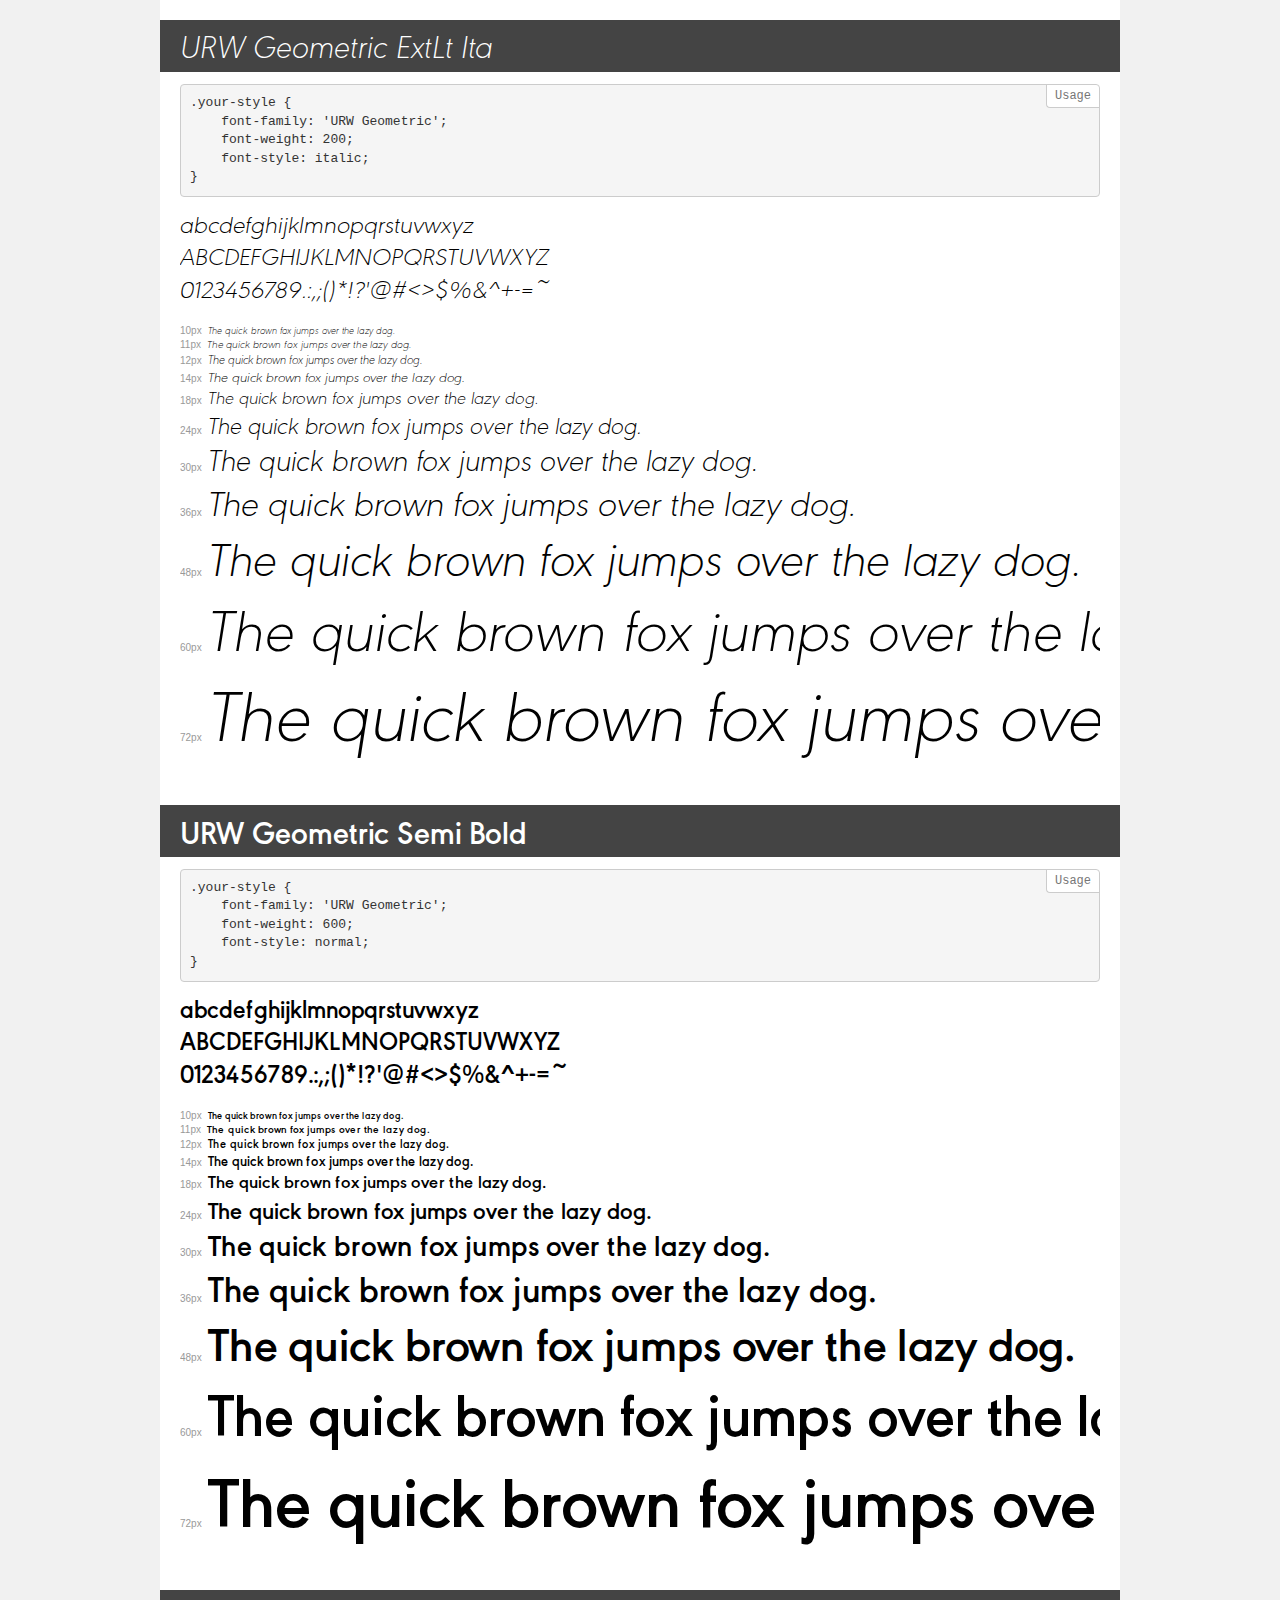
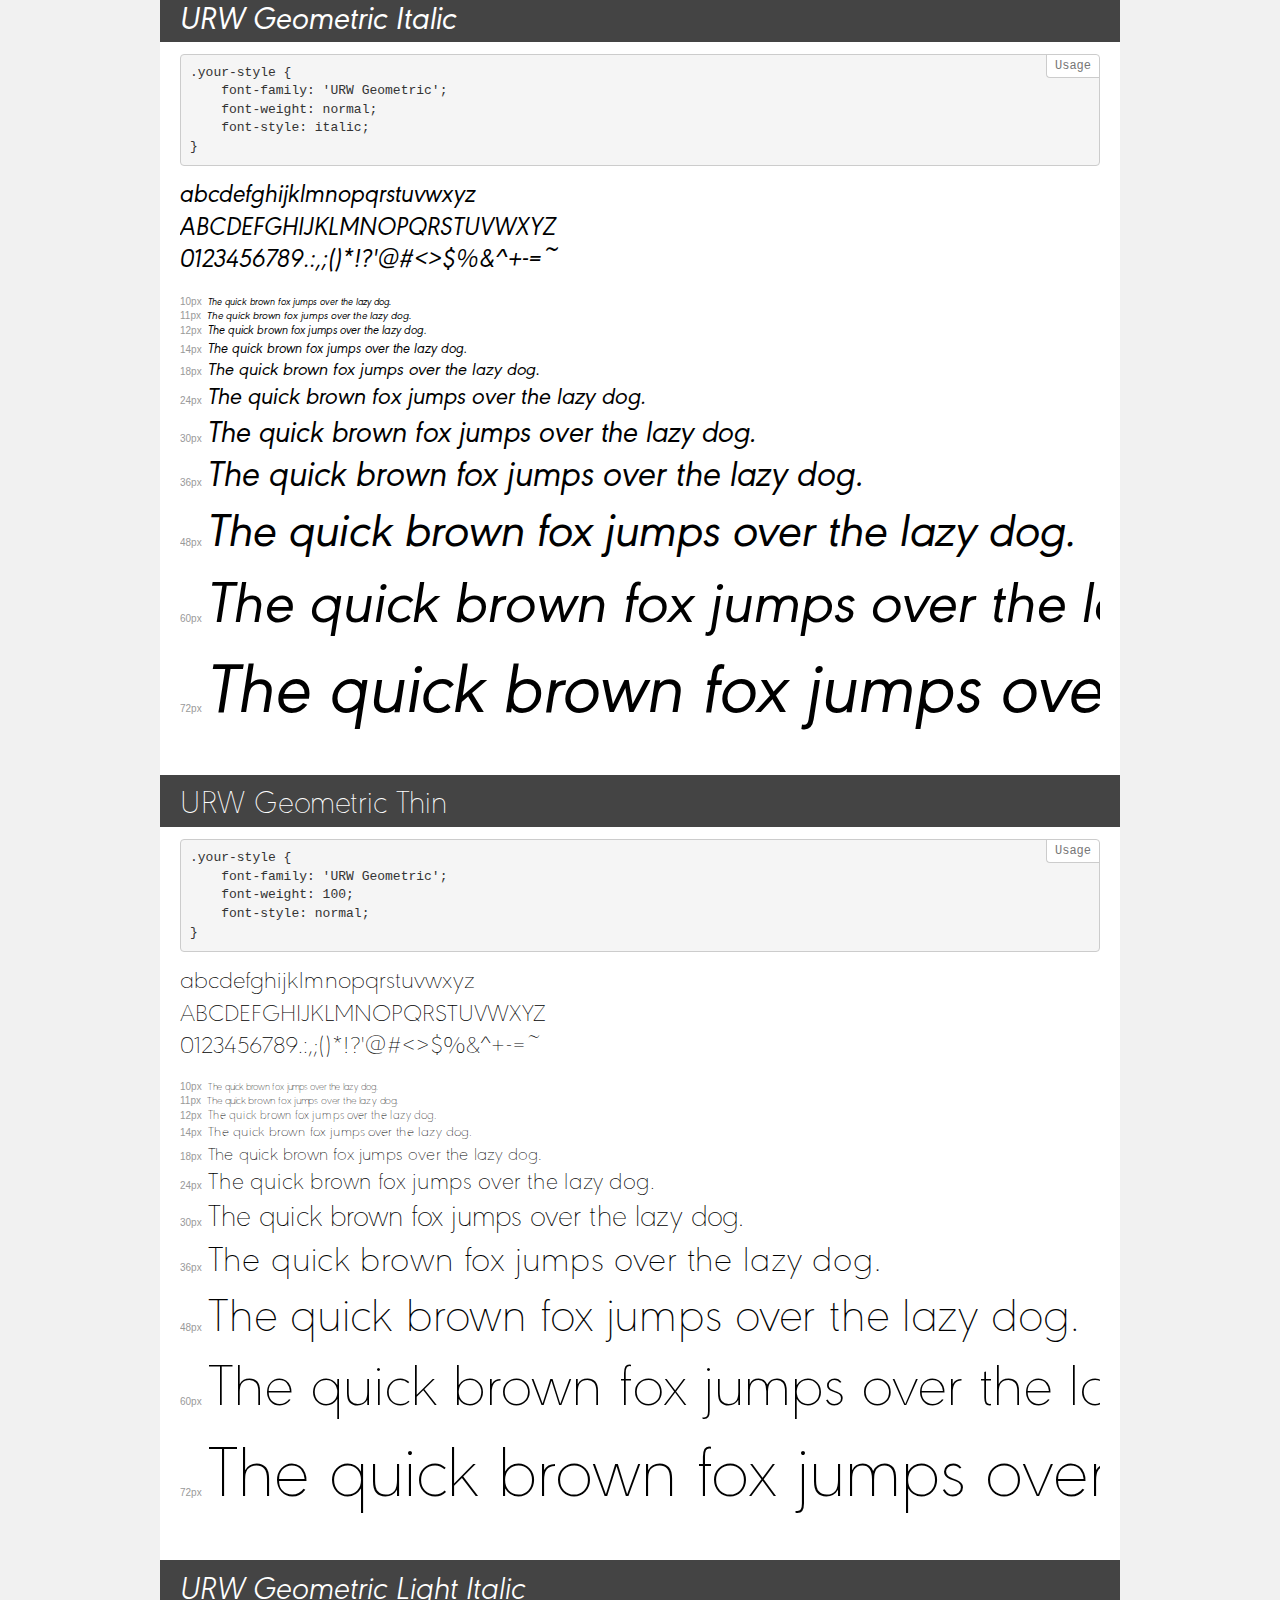
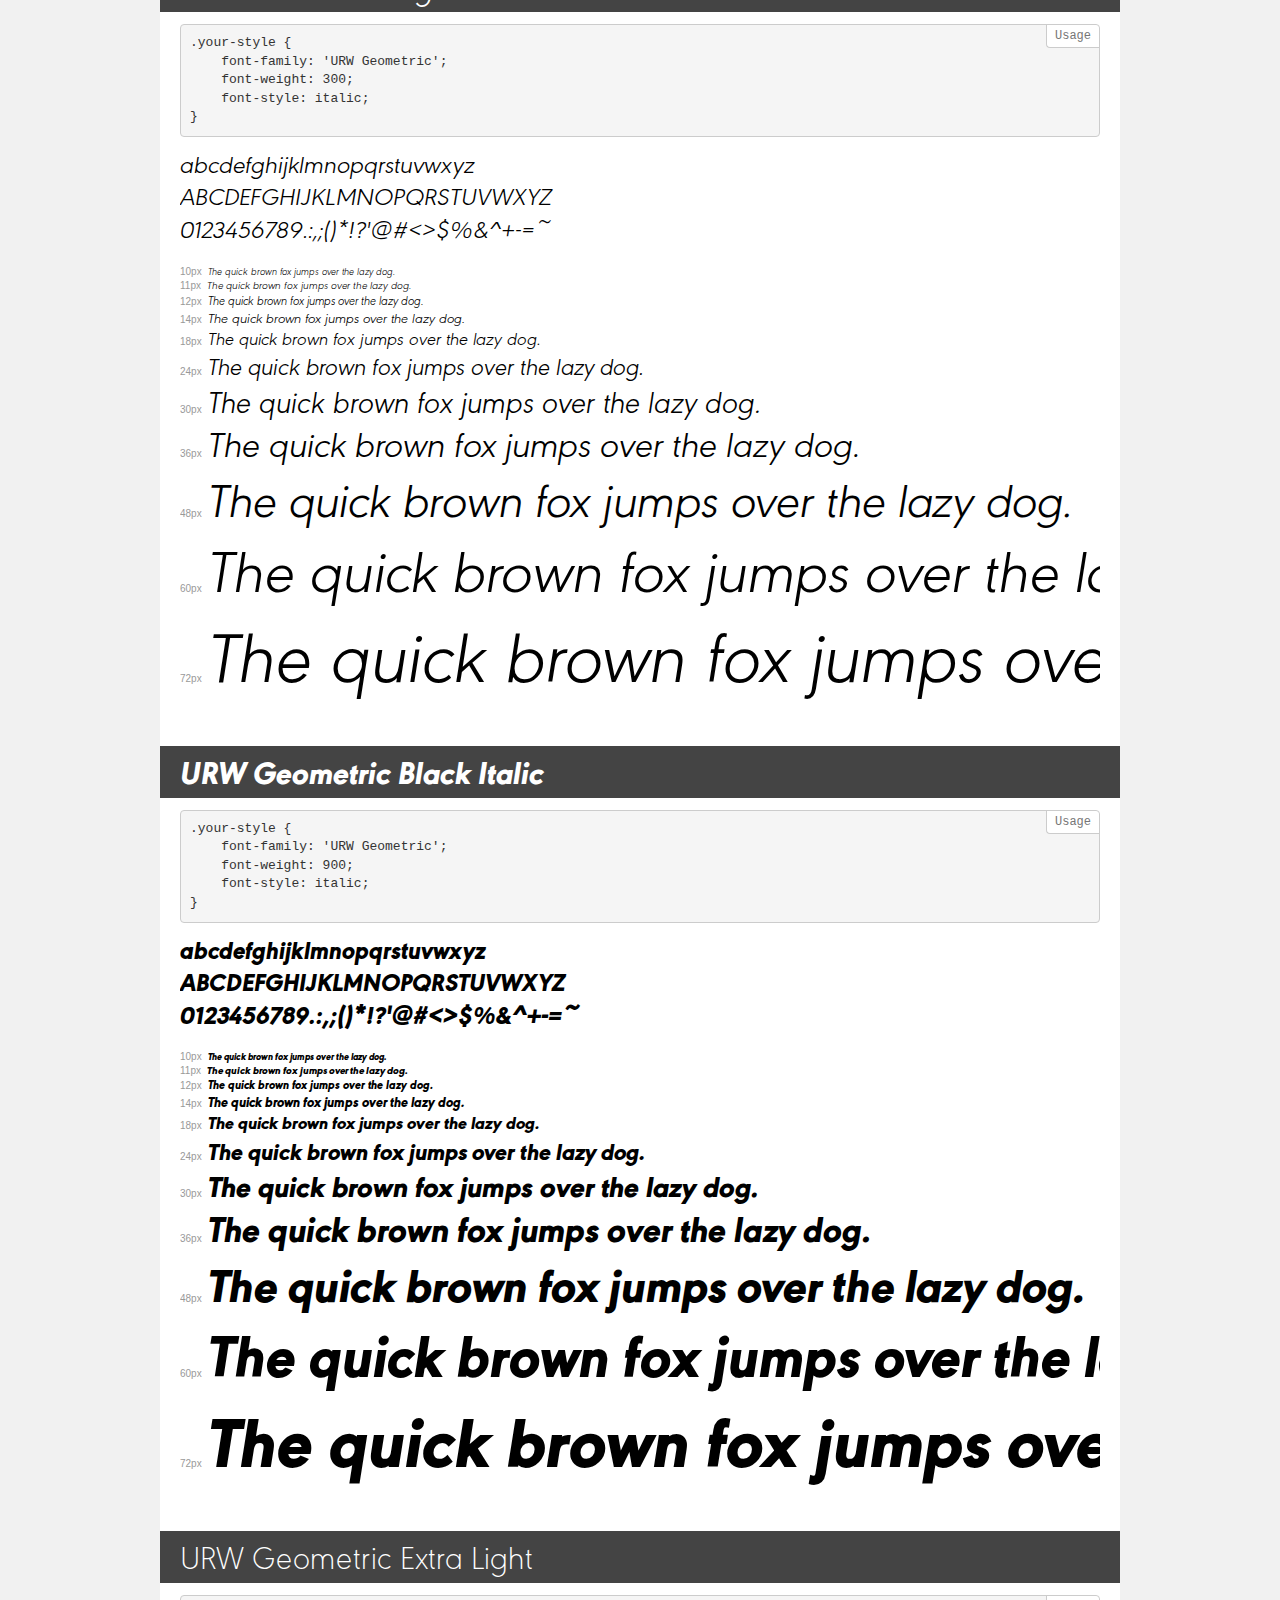
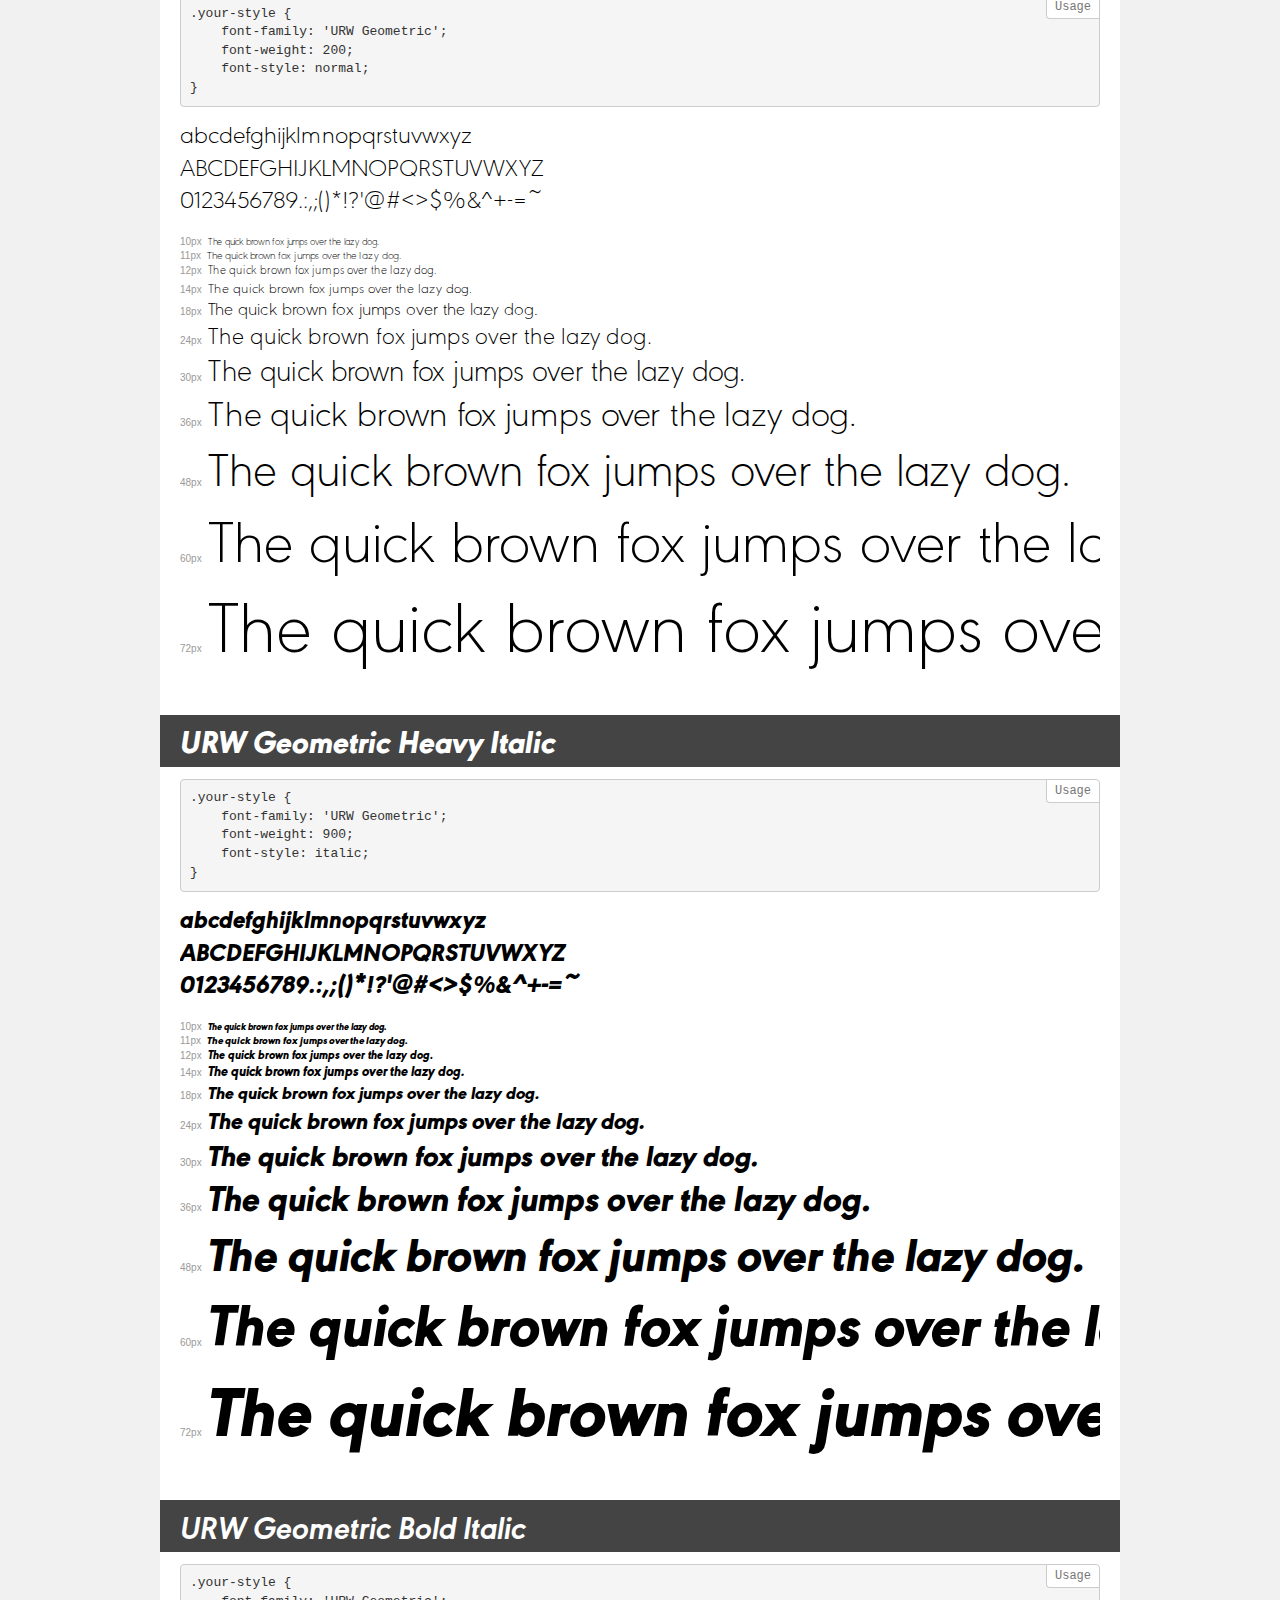
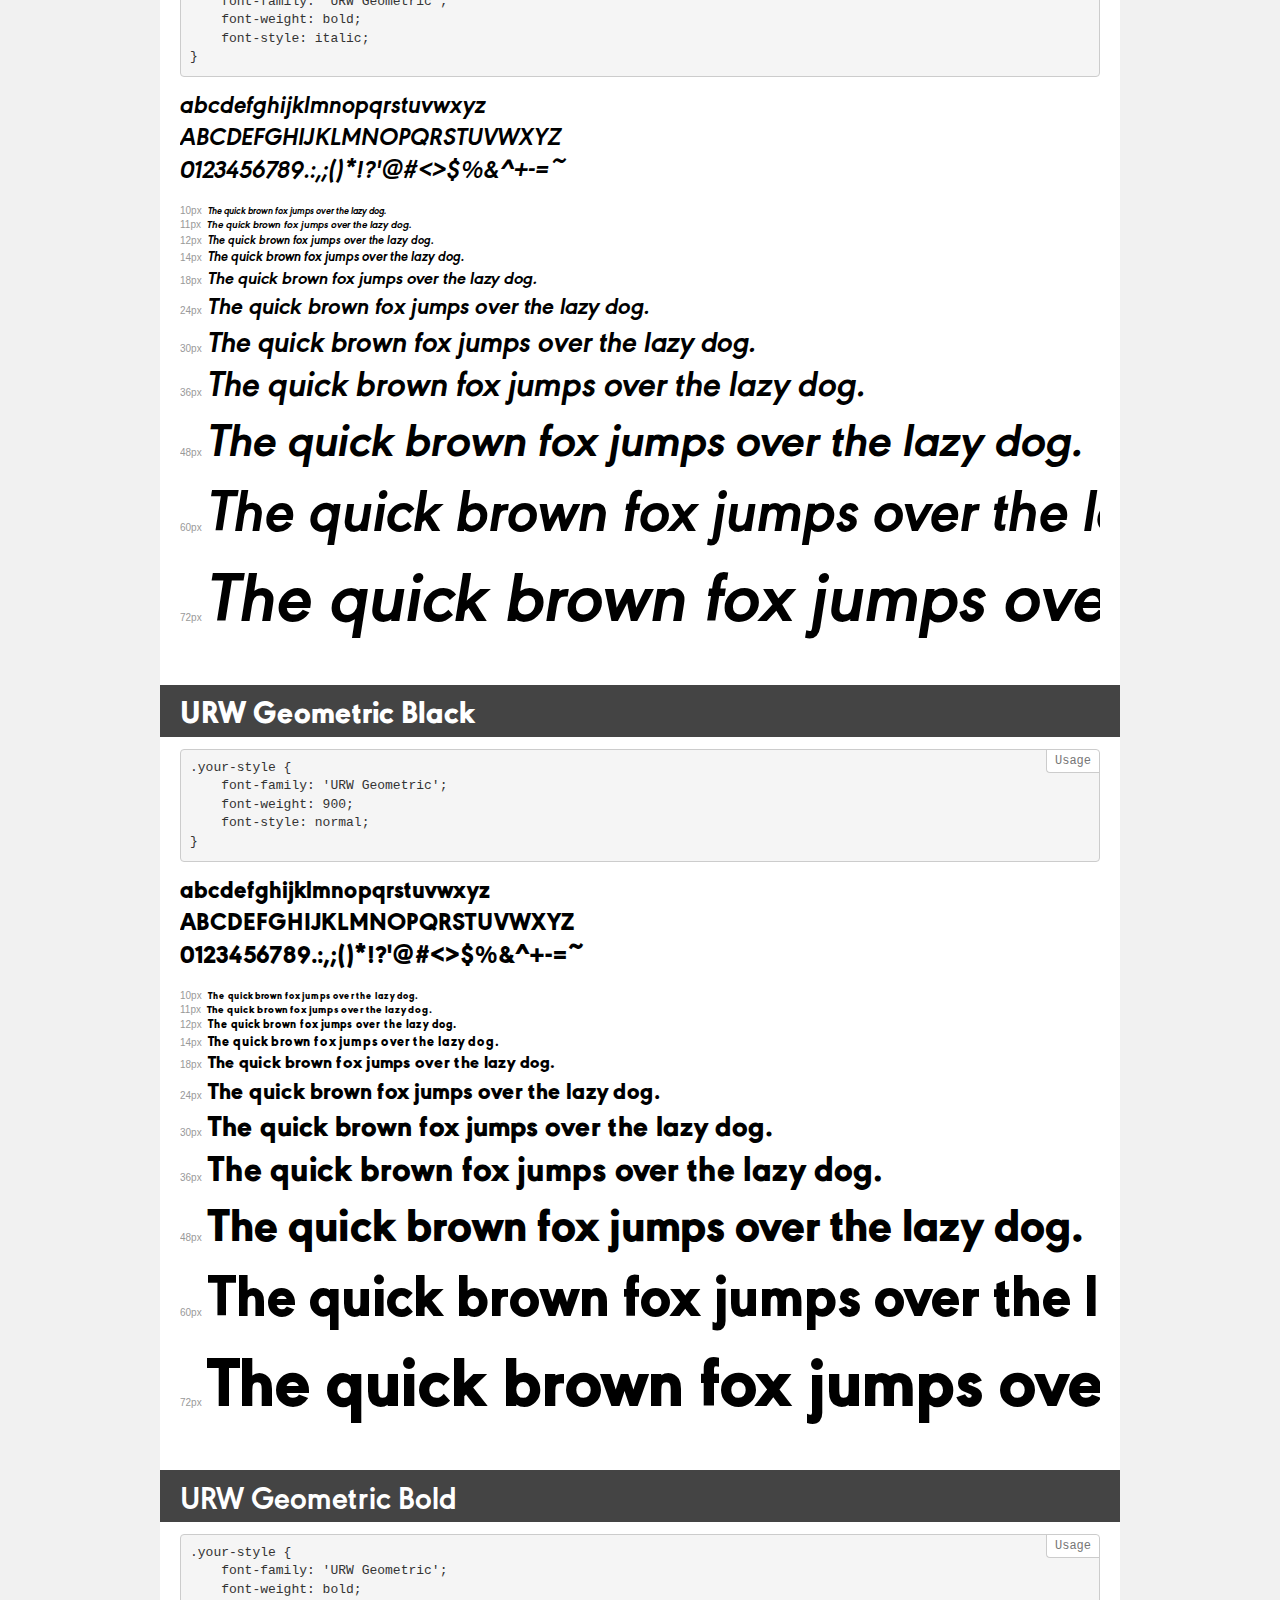
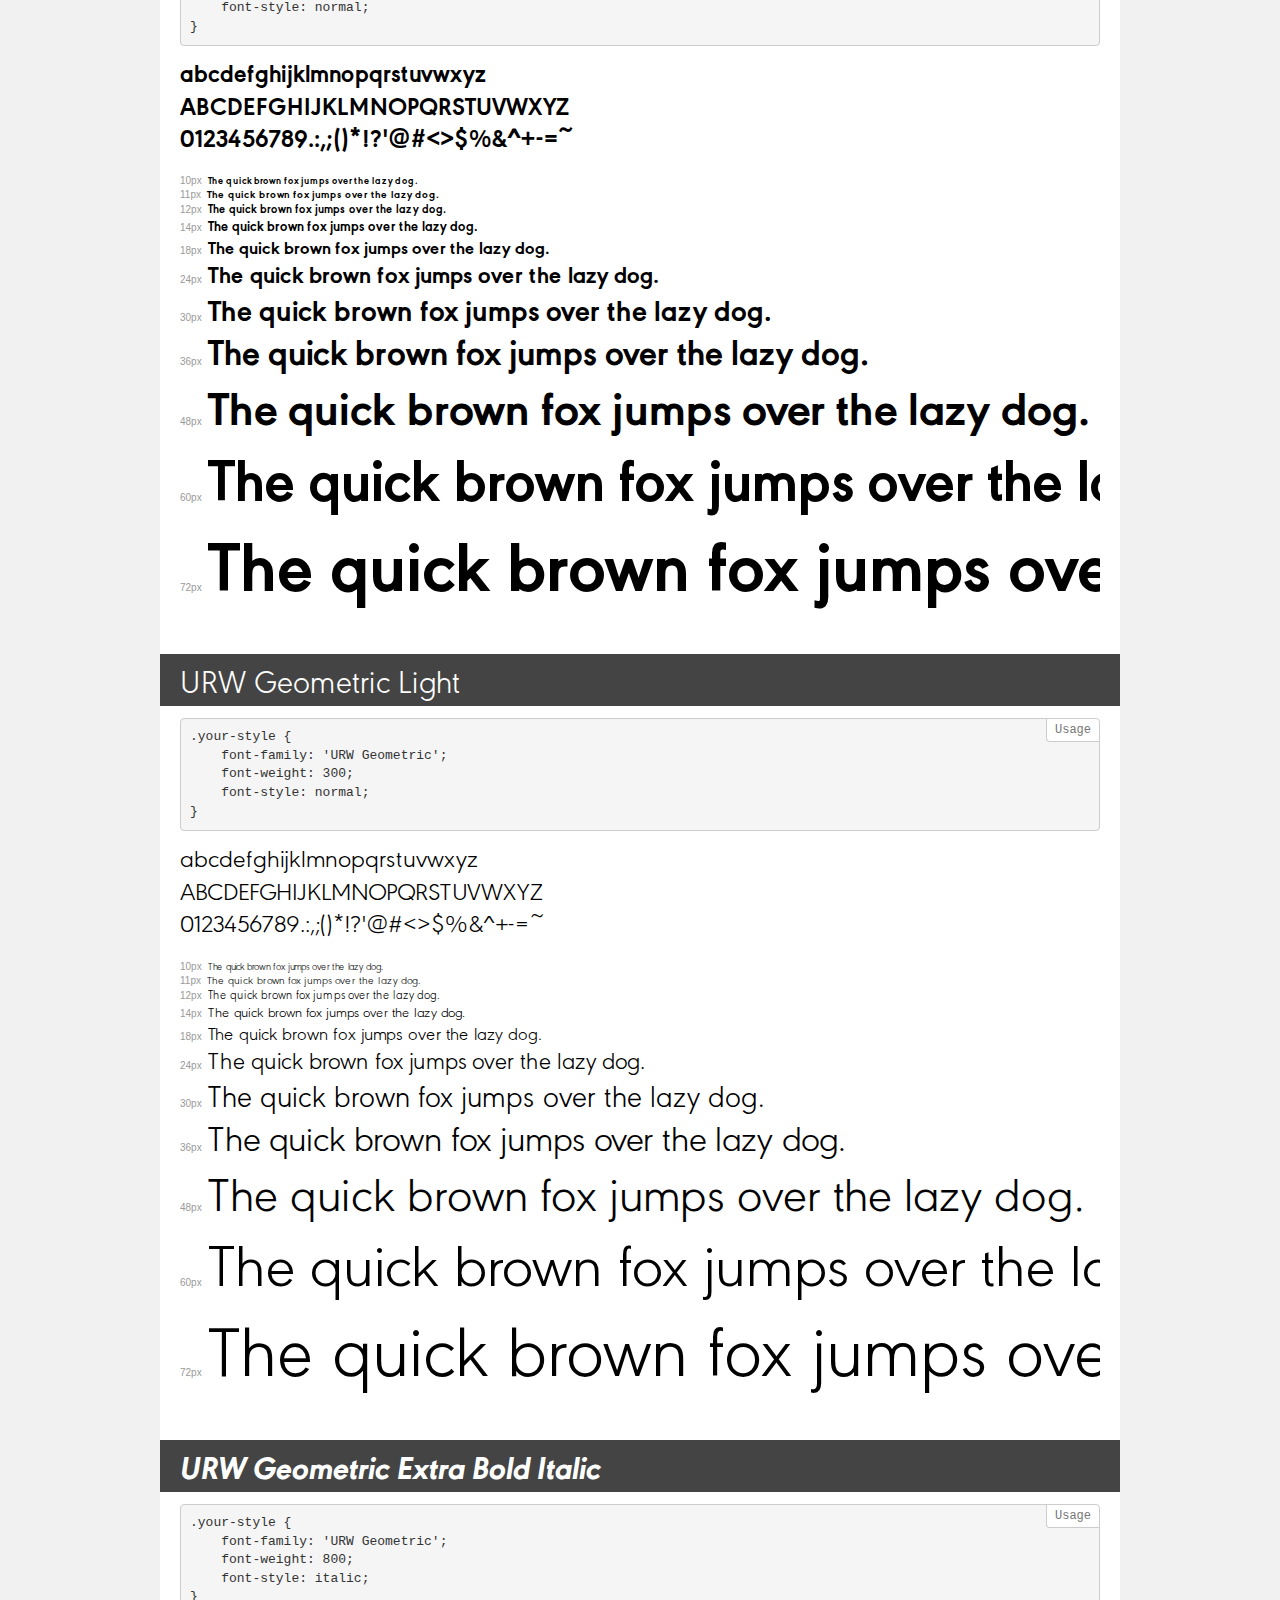
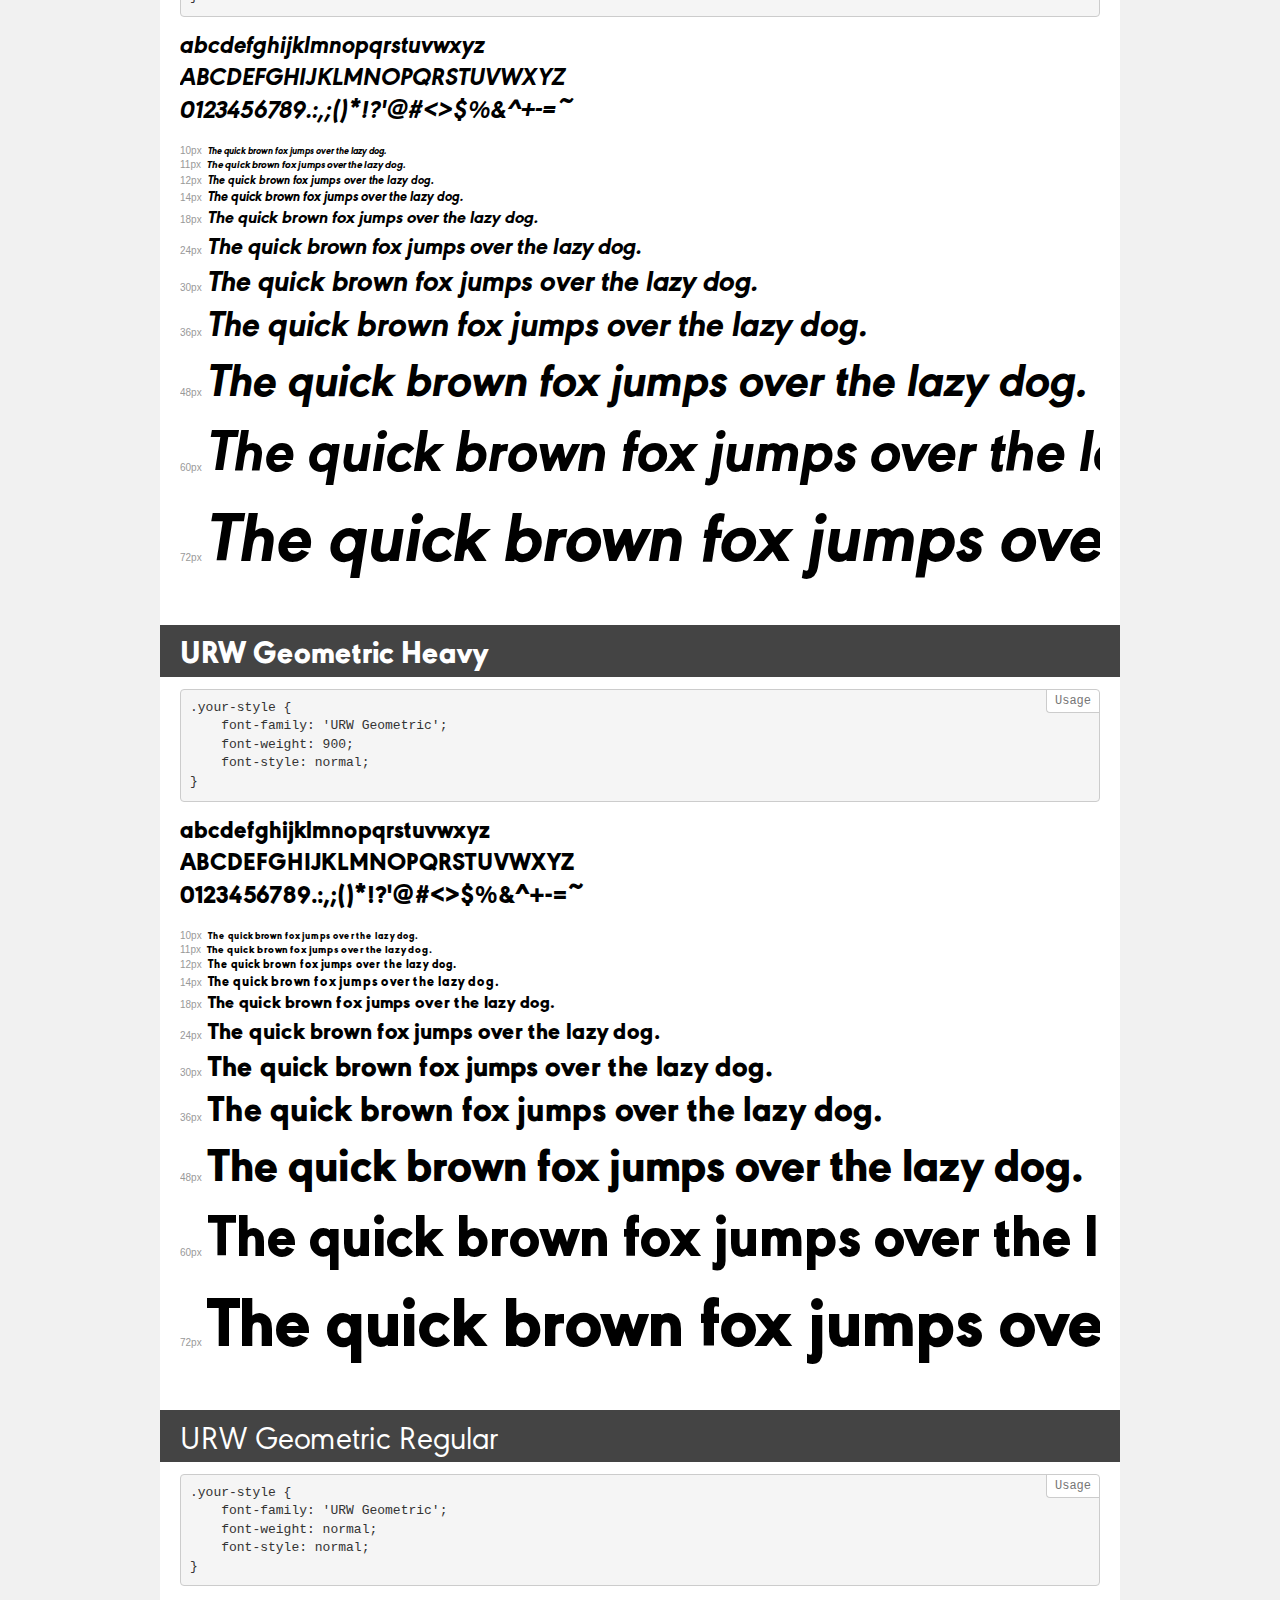
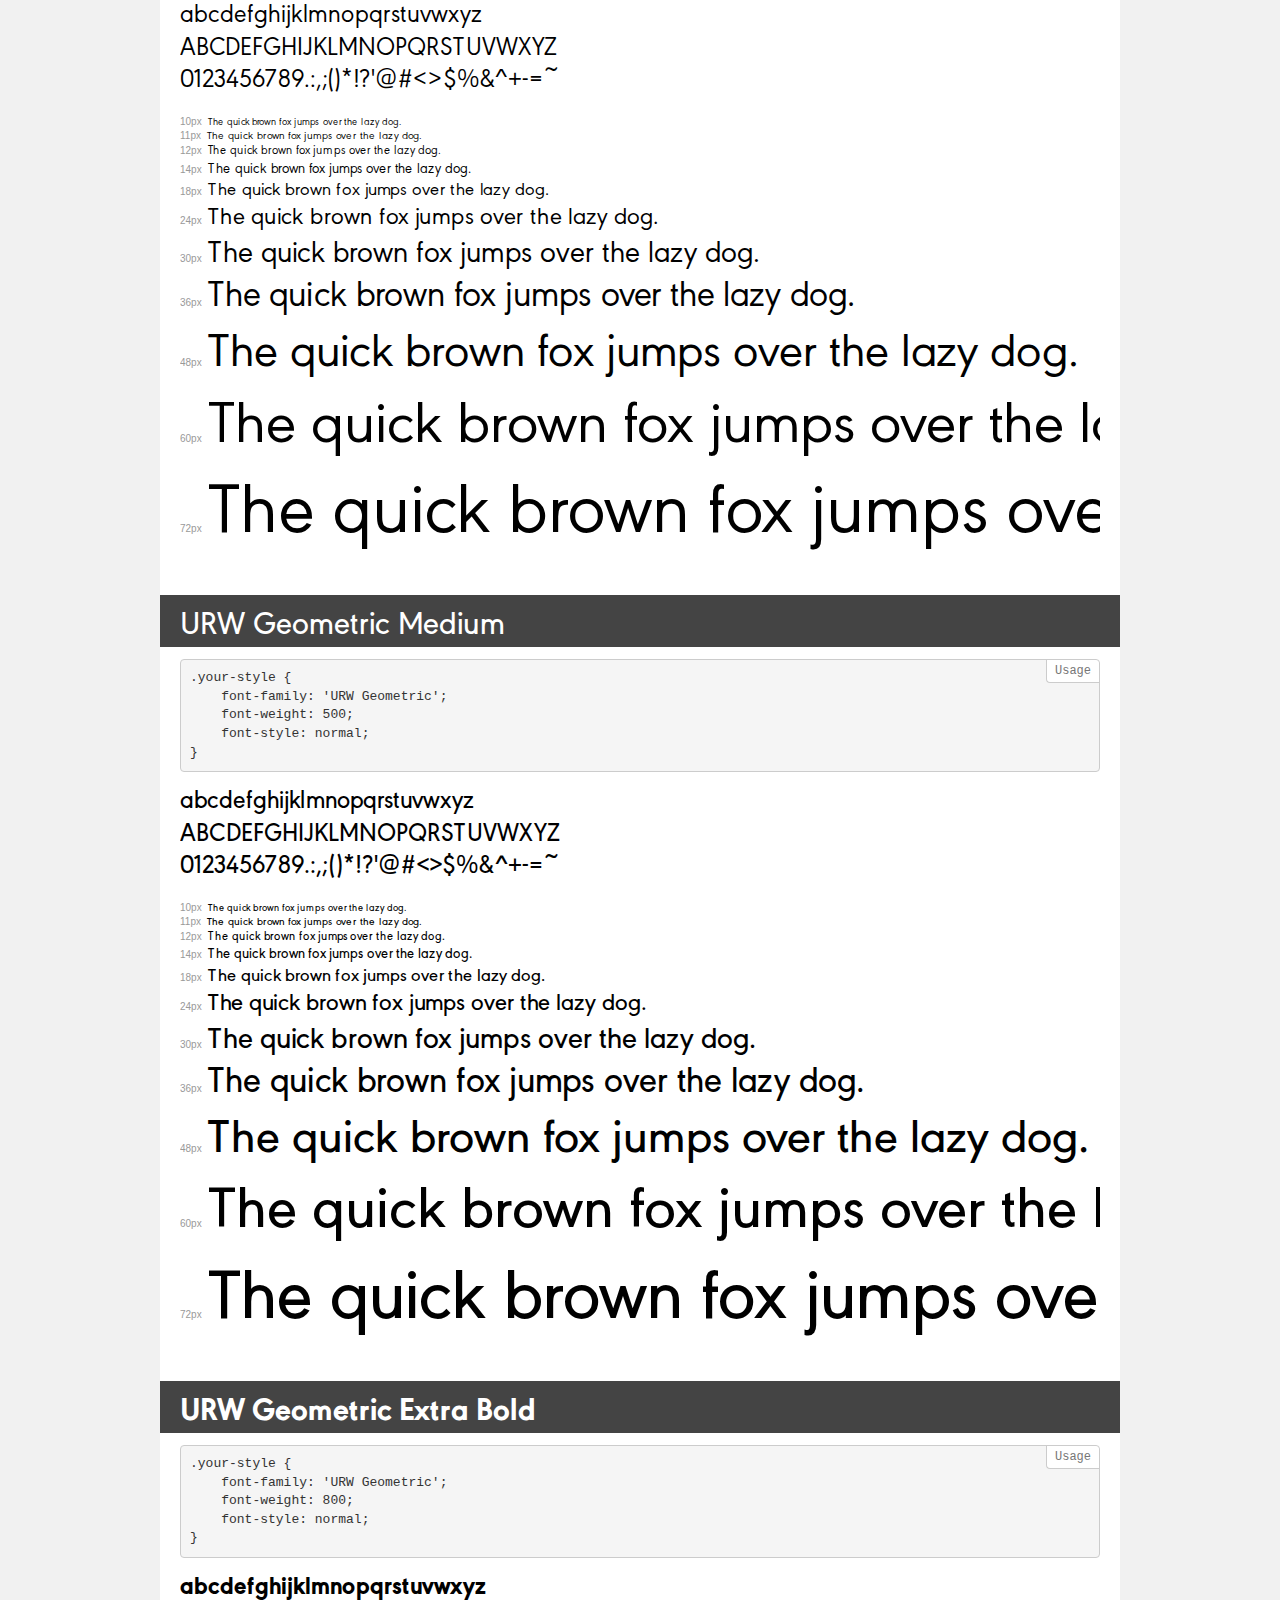
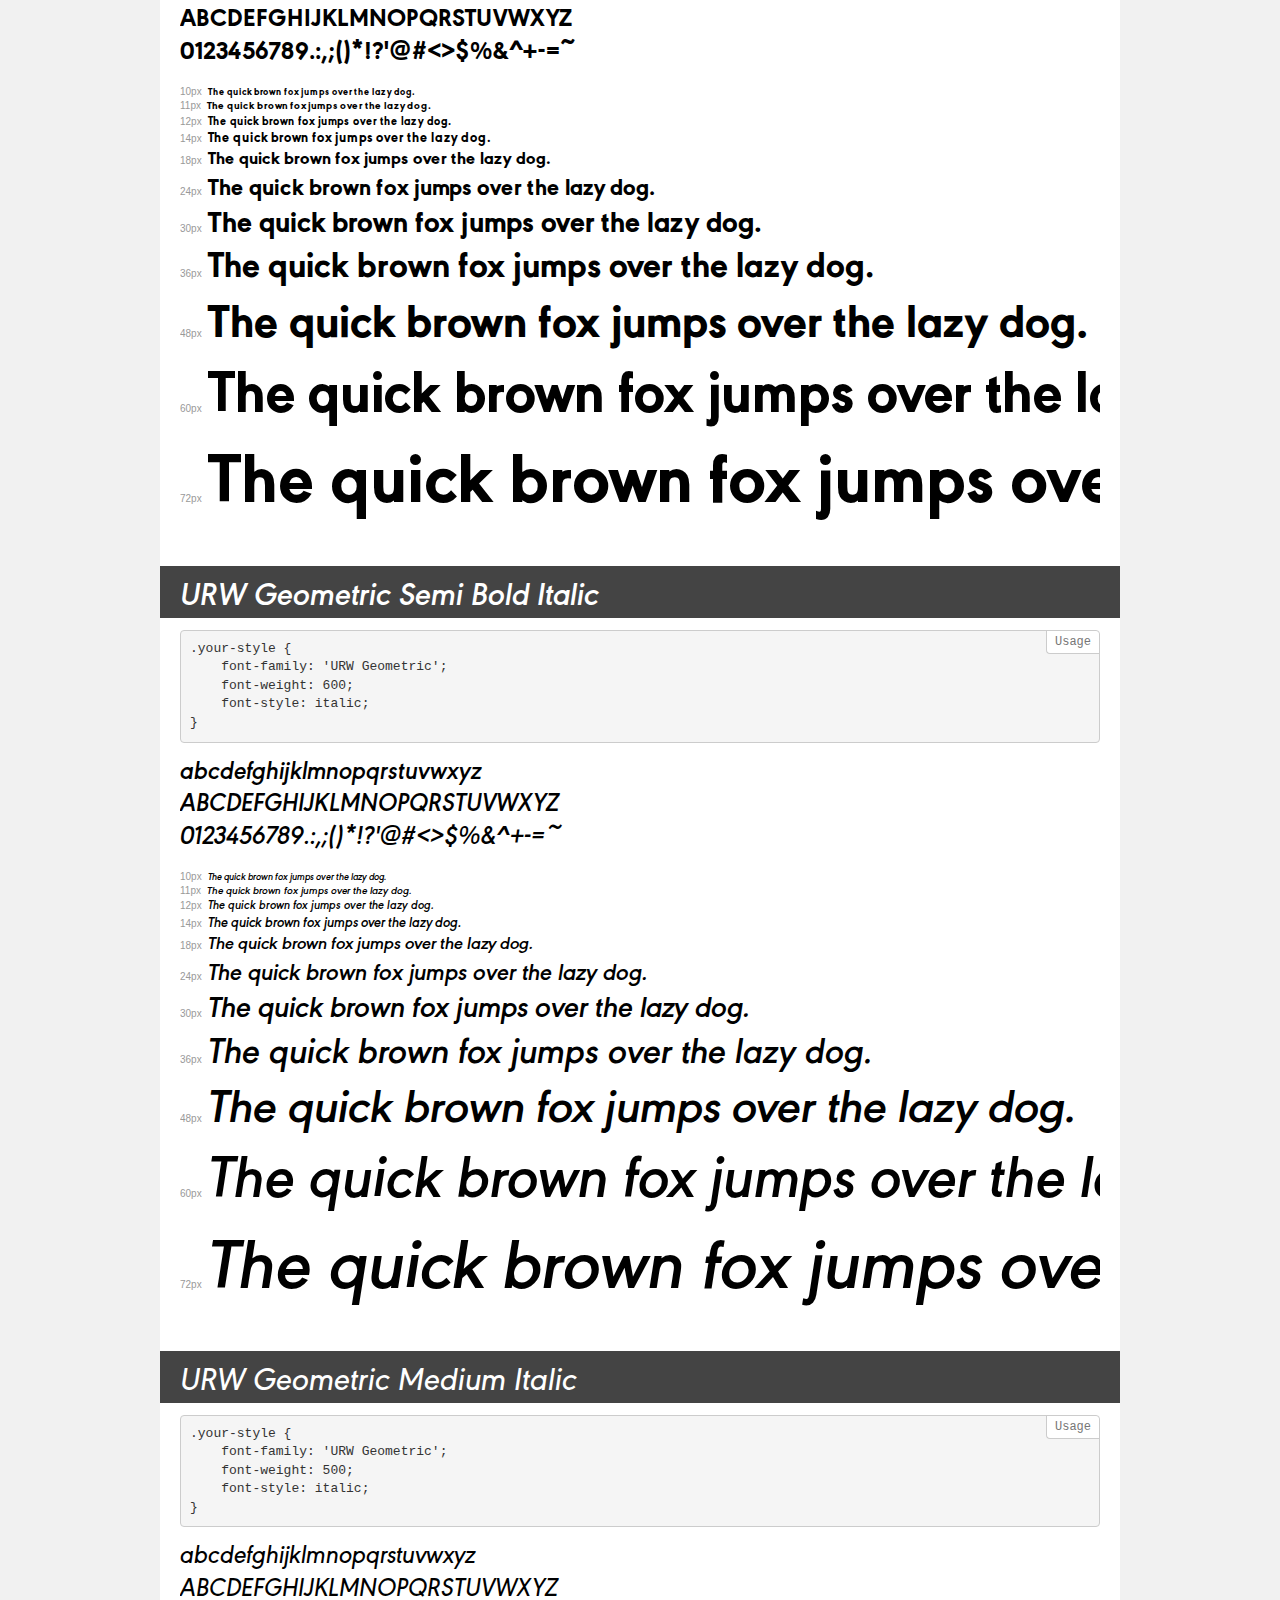
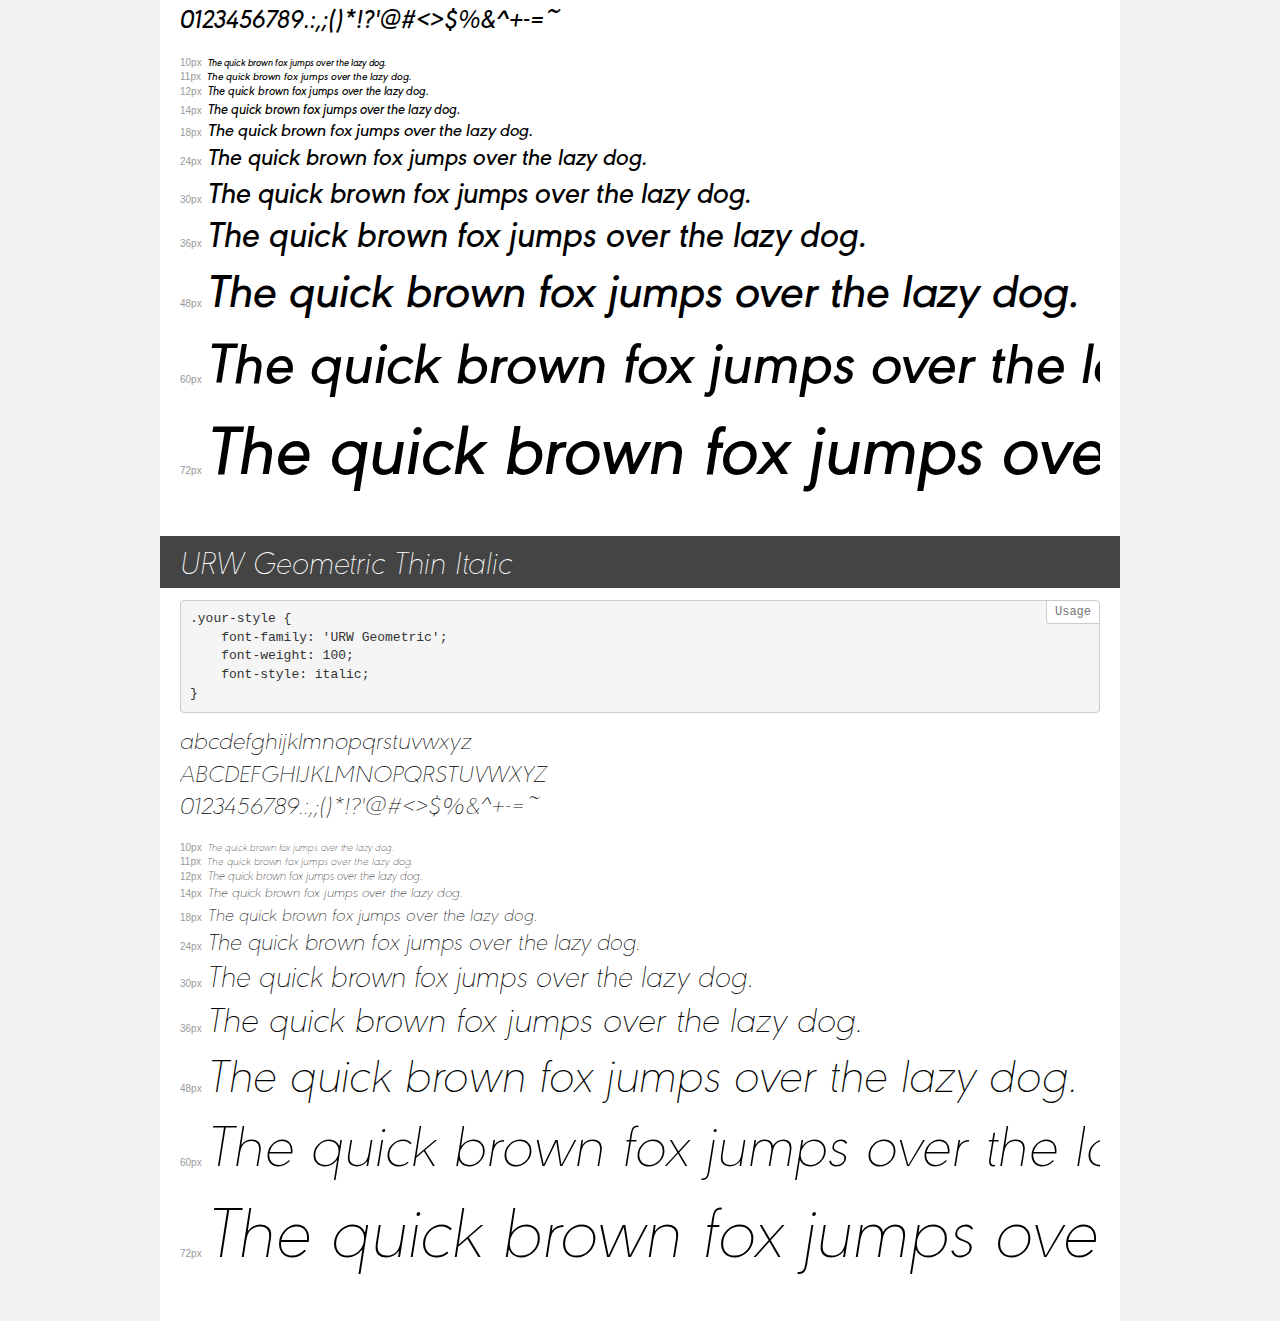
<file: Nikita_commit/assets/fonts/demo.html>
<!DOCTYPE html>
<html>
<head>
    <meta charset="utf-8">
    <meta http-equiv="X-UA-Compatible" content="IE=edge">
    <meta name="viewport" content="width=device-width, initial-scale=1">
    <meta name="robots" content="noindex, noarchive">
    <meta name="format-detection" content="telephone=no">
    <title>Transfonter demo</title>
    <link href="stylesheet.css" rel="stylesheet">
    <style>
        /*
        http://meyerweb.com/eric/tools/css/reset/
        v2.0 | 20110126
        License: none (public domain)
        */
        html, body, div, span, applet, object, iframe,
        h1, h2, h3, h4, h5, h6, p, blockquote, pre,
        a, abbr, acronym, address, big, cite, code,
        del, dfn, em, img, ins, kbd, q, s, samp,
        small, strike, strong, sub, sup, tt, var,
        b, u, i, center,
        dl, dt, dd, ol, ul, li,
        fieldset, form, label, legend,
        table, caption, tbody, tfoot, thead, tr, th, td,
        article, aside, canvas, details, embed,
        figure, figcaption, footer, header, hgroup,
        menu, nav, output, ruby, section, summary,
        time, mark, audio, video {
            margin: 0;
            padding: 0;
            border: 0;
            font-size: 100%;
            font: inherit;
            vertical-align: baseline;
        }
        /* HTML5 display-role reset for older browsers */
        article, aside, details, figcaption, figure,
        footer, header, hgroup, menu, nav, section {
            display: block;
        }
        body {
            line-height: 1;
        }
        ol, ul {
            list-style: none;
        }
        blockquote, q {
            quotes: none;
        }
        blockquote:before, blockquote:after,
        q:before, q:after {
            content: '';
            content: none;
        }
        table {
            border-collapse: collapse;
            border-spacing: 0;
        }
        /* common styles */
        body {
            background: #f1f1f1;
            color: #000;
        }
        .page {
            background: #fff;
            width: 920px;
            margin: 0 auto;
            padding: 20px 20px 0 20px;
            overflow: hidden;
        }
        .font-container {
            overflow-x: auto;
            overflow-y: hidden;
            margin-bottom: 40px;
            line-height: 1.3;
            white-space: nowrap;
            padding-bottom: 5px;
        }
        h1 {
            position: relative;
            background: #444;
            font-size: 32px;
            color: #fff;
            padding: 10px 20px;
            margin: 0 -20px 12px -20px;
        }
        .letters {
            font-size: 25px;
            margin-bottom: 20px;
        }
        .s10:before {
            content: '10px';
        }
        .s11:before {
            content: '11px';
        }
        .s12:before {
            content: '12px';
        }
        .s14:before {
            content: '14px';
        }
        .s18:before {
            content: '18px';
        }
        .s24:before {
            content: '24px';
        }
        .s30:before {
            content: '30px';
        }
        .s36:before {
            content: '36px';
        }
        .s48:before {
            content: '48px';
        }
        .s60:before {
            content: '60px';
        }
        .s72:before {
            content: '72px';
        }
        .s10:before, .s11:before, .s12:before, .s14:before,
        .s18:before, .s24:before, .s30:before, .s36:before,
        .s48:before, .s60:before, .s72:before {
            font-family: Arial, sans-serif;
            font-size: 10px;
            font-weight: normal;
            font-style: normal;
            color: #999;
            padding-right: 6px;
        }
        pre {
            display: block;
            position: relative;
            padding: 9px;
            margin: 0 0 10px;
            font-family: Monaco, Menlo, Consolas, "Courier New", monospace !important;
            font-size: 13px;
            line-height: 1.428571429;
            color: #333;
            font-weight: normal !important;
            font-style: normal !important;
            background-color: #f5f5f5;
            border: 1px solid #ccc;
            overflow-x: auto;
            border-radius: 4px;
        }
        pre:after {
            display: block;
            position: absolute;
            right: 0;
            top: 0;
            content: 'Usage';
            line-height: 1;
            padding: 5px 8px;
            font-size: 12px;
            color: #767676;
            background-color: #fff;
            border: 1px solid #ccc;
            border-right: none;
            border-top: none;
            border-radius: 0 4px 0 4px;
            z-index: 10;
        }
        /* responsive */
        @media (max-width: 959px) {
            .page {
                width: auto;
                margin: 0;
            }
        }
    </style>
</head>
<body>
<div class="page">
    <div class="demo" style="font-family: 'URW Geometric'; font-weight: 200; font-style: italic;">
        <h1>URW Geometric ExtLt Ita</h1>
        <pre>.your-style {
    font-family: 'URW Geometric';
    font-weight: 200;
    font-style: italic;
}</pre>
        <div class="font-container">
            <p class="letters">
                abcdefghijklmnopqrstuvwxyz<br>
ABCDEFGHIJKLMNOPQRSTUVWXYZ<br>
                0123456789.:,;()*!?'@#<>$%&^+-=~
            </p>
            <p class="s10" style="font-size: 10px;">The quick brown fox jumps over the lazy dog.</p>
            <p class="s11" style="font-size: 11px;">The quick brown fox jumps over the lazy dog.</p>
            <p class="s12" style="font-size: 12px;">The quick brown fox jumps over the lazy dog.</p>
            <p class="s14" style="font-size: 14px;">The quick brown fox jumps over the lazy dog.</p>
            <p class="s18" style="font-size: 18px;">The quick brown fox jumps over the lazy dog.</p>
            <p class="s24" style="font-size: 24px;">The quick brown fox jumps over the lazy dog.</p>
            <p class="s30" style="font-size: 30px;">The quick brown fox jumps over the lazy dog.</p>
            <p class="s36" style="font-size: 36px;">The quick brown fox jumps over the lazy dog.</p>
            <p class="s48" style="font-size: 48px;">The quick brown fox jumps over the lazy dog.</p>
            <p class="s60" style="font-size: 60px;">The quick brown fox jumps over the lazy dog.</p>
            <p class="s72" style="font-size: 72px;">The quick brown fox jumps over the lazy dog.</p>
        </div>
    </div>
    <div class="demo" style="font-family: 'URW Geometric'; font-weight: 600; font-style: normal;">
        <h1>URW Geometric Semi Bold</h1>
        <pre>.your-style {
    font-family: 'URW Geometric';
    font-weight: 600;
    font-style: normal;
}</pre>
        <div class="font-container">
            <p class="letters">
                abcdefghijklmnopqrstuvwxyz<br>
ABCDEFGHIJKLMNOPQRSTUVWXYZ<br>
                0123456789.:,;()*!?'@#<>$%&^+-=~
            </p>
            <p class="s10" style="font-size: 10px;">The quick brown fox jumps over the lazy dog.</p>
            <p class="s11" style="font-size: 11px;">The quick brown fox jumps over the lazy dog.</p>
            <p class="s12" style="font-size: 12px;">The quick brown fox jumps over the lazy dog.</p>
            <p class="s14" style="font-size: 14px;">The quick brown fox jumps over the lazy dog.</p>
            <p class="s18" style="font-size: 18px;">The quick brown fox jumps over the lazy dog.</p>
            <p class="s24" style="font-size: 24px;">The quick brown fox jumps over the lazy dog.</p>
            <p class="s30" style="font-size: 30px;">The quick brown fox jumps over the lazy dog.</p>
            <p class="s36" style="font-size: 36px;">The quick brown fox jumps over the lazy dog.</p>
            <p class="s48" style="font-size: 48px;">The quick brown fox jumps over the lazy dog.</p>
            <p class="s60" style="font-size: 60px;">The quick brown fox jumps over the lazy dog.</p>
            <p class="s72" style="font-size: 72px;">The quick brown fox jumps over the lazy dog.</p>
        </div>
    </div>
    <div class="demo" style="font-family: 'URW Geometric'; font-weight: normal; font-style: italic;">
        <h1>URW Geometric Italic</h1>
        <pre>.your-style {
    font-family: 'URW Geometric';
    font-weight: normal;
    font-style: italic;
}</pre>
        <div class="font-container">
            <p class="letters">
                abcdefghijklmnopqrstuvwxyz<br>
ABCDEFGHIJKLMNOPQRSTUVWXYZ<br>
                0123456789.:,;()*!?'@#<>$%&^+-=~
            </p>
            <p class="s10" style="font-size: 10px;">The quick brown fox jumps over the lazy dog.</p>
            <p class="s11" style="font-size: 11px;">The quick brown fox jumps over the lazy dog.</p>
            <p class="s12" style="font-size: 12px;">The quick brown fox jumps over the lazy dog.</p>
            <p class="s14" style="font-size: 14px;">The quick brown fox jumps over the lazy dog.</p>
            <p class="s18" style="font-size: 18px;">The quick brown fox jumps over the lazy dog.</p>
            <p class="s24" style="font-size: 24px;">The quick brown fox jumps over the lazy dog.</p>
            <p class="s30" style="font-size: 30px;">The quick brown fox jumps over the lazy dog.</p>
            <p class="s36" style="font-size: 36px;">The quick brown fox jumps over the lazy dog.</p>
            <p class="s48" style="font-size: 48px;">The quick brown fox jumps over the lazy dog.</p>
            <p class="s60" style="font-size: 60px;">The quick brown fox jumps over the lazy dog.</p>
            <p class="s72" style="font-size: 72px;">The quick brown fox jumps over the lazy dog.</p>
        </div>
    </div>
    <div class="demo" style="font-family: 'URW Geometric'; font-weight: 100; font-style: normal;">
        <h1>URW Geometric Thin</h1>
        <pre>.your-style {
    font-family: 'URW Geometric';
    font-weight: 100;
    font-style: normal;
}</pre>
        <div class="font-container">
            <p class="letters">
                abcdefghijklmnopqrstuvwxyz<br>
ABCDEFGHIJKLMNOPQRSTUVWXYZ<br>
                0123456789.:,;()*!?'@#<>$%&^+-=~
            </p>
            <p class="s10" style="font-size: 10px;">The quick brown fox jumps over the lazy dog.</p>
            <p class="s11" style="font-size: 11px;">The quick brown fox jumps over the lazy dog.</p>
            <p class="s12" style="font-size: 12px;">The quick brown fox jumps over the lazy dog.</p>
            <p class="s14" style="font-size: 14px;">The quick brown fox jumps over the lazy dog.</p>
            <p class="s18" style="font-size: 18px;">The quick brown fox jumps over the lazy dog.</p>
            <p class="s24" style="font-size: 24px;">The quick brown fox jumps over the lazy dog.</p>
            <p class="s30" style="font-size: 30px;">The quick brown fox jumps over the lazy dog.</p>
            <p class="s36" style="font-size: 36px;">The quick brown fox jumps over the lazy dog.</p>
            <p class="s48" style="font-size: 48px;">The quick brown fox jumps over the lazy dog.</p>
            <p class="s60" style="font-size: 60px;">The quick brown fox jumps over the lazy dog.</p>
            <p class="s72" style="font-size: 72px;">The quick brown fox jumps over the lazy dog.</p>
        </div>
    </div>
    <div class="demo" style="font-family: 'URW Geometric'; font-weight: 300; font-style: italic;">
        <h1>URW Geometric Light Italic</h1>
        <pre>.your-style {
    font-family: 'URW Geometric';
    font-weight: 300;
    font-style: italic;
}</pre>
        <div class="font-container">
            <p class="letters">
                abcdefghijklmnopqrstuvwxyz<br>
ABCDEFGHIJKLMNOPQRSTUVWXYZ<br>
                0123456789.:,;()*!?'@#<>$%&^+-=~
            </p>
            <p class="s10" style="font-size: 10px;">The quick brown fox jumps over the lazy dog.</p>
            <p class="s11" style="font-size: 11px;">The quick brown fox jumps over the lazy dog.</p>
            <p class="s12" style="font-size: 12px;">The quick brown fox jumps over the lazy dog.</p>
            <p class="s14" style="font-size: 14px;">The quick brown fox jumps over the lazy dog.</p>
            <p class="s18" style="font-size: 18px;">The quick brown fox jumps over the lazy dog.</p>
            <p class="s24" style="font-size: 24px;">The quick brown fox jumps over the lazy dog.</p>
            <p class="s30" style="font-size: 30px;">The quick brown fox jumps over the lazy dog.</p>
            <p class="s36" style="font-size: 36px;">The quick brown fox jumps over the lazy dog.</p>
            <p class="s48" style="font-size: 48px;">The quick brown fox jumps over the lazy dog.</p>
            <p class="s60" style="font-size: 60px;">The quick brown fox jumps over the lazy dog.</p>
            <p class="s72" style="font-size: 72px;">The quick brown fox jumps over the lazy dog.</p>
        </div>
    </div>
    <div class="demo" style="font-family: 'URW Geometric'; font-weight: 900; font-style: italic;">
        <h1>URW Geometric Black Italic</h1>
        <pre>.your-style {
    font-family: 'URW Geometric';
    font-weight: 900;
    font-style: italic;
}</pre>
        <div class="font-container">
            <p class="letters">
                abcdefghijklmnopqrstuvwxyz<br>
ABCDEFGHIJKLMNOPQRSTUVWXYZ<br>
                0123456789.:,;()*!?'@#<>$%&^+-=~
            </p>
            <p class="s10" style="font-size: 10px;">The quick brown fox jumps over the lazy dog.</p>
            <p class="s11" style="font-size: 11px;">The quick brown fox jumps over the lazy dog.</p>
            <p class="s12" style="font-size: 12px;">The quick brown fox jumps over the lazy dog.</p>
            <p class="s14" style="font-size: 14px;">The quick brown fox jumps over the lazy dog.</p>
            <p class="s18" style="font-size: 18px;">The quick brown fox jumps over the lazy dog.</p>
            <p class="s24" style="font-size: 24px;">The quick brown fox jumps over the lazy dog.</p>
            <p class="s30" style="font-size: 30px;">The quick brown fox jumps over the lazy dog.</p>
            <p class="s36" style="font-size: 36px;">The quick brown fox jumps over the lazy dog.</p>
            <p class="s48" style="font-size: 48px;">The quick brown fox jumps over the lazy dog.</p>
            <p class="s60" style="font-size: 60px;">The quick brown fox jumps over the lazy dog.</p>
            <p class="s72" style="font-size: 72px;">The quick brown fox jumps over the lazy dog.</p>
        </div>
    </div>
    <div class="demo" style="font-family: 'URW Geometric'; font-weight: 200; font-style: normal;">
        <h1>URW Geometric Extra Light</h1>
        <pre>.your-style {
    font-family: 'URW Geometric';
    font-weight: 200;
    font-style: normal;
}</pre>
        <div class="font-container">
            <p class="letters">
                abcdefghijklmnopqrstuvwxyz<br>
ABCDEFGHIJKLMNOPQRSTUVWXYZ<br>
                0123456789.:,;()*!?'@#<>$%&^+-=~
            </p>
            <p class="s10" style="font-size: 10px;">The quick brown fox jumps over the lazy dog.</p>
            <p class="s11" style="font-size: 11px;">The quick brown fox jumps over the lazy dog.</p>
            <p class="s12" style="font-size: 12px;">The quick brown fox jumps over the lazy dog.</p>
            <p class="s14" style="font-size: 14px;">The quick brown fox jumps over the lazy dog.</p>
            <p class="s18" style="font-size: 18px;">The quick brown fox jumps over the lazy dog.</p>
            <p class="s24" style="font-size: 24px;">The quick brown fox jumps over the lazy dog.</p>
            <p class="s30" style="font-size: 30px;">The quick brown fox jumps over the lazy dog.</p>
            <p class="s36" style="font-size: 36px;">The quick brown fox jumps over the lazy dog.</p>
            <p class="s48" style="font-size: 48px;">The quick brown fox jumps over the lazy dog.</p>
            <p class="s60" style="font-size: 60px;">The quick brown fox jumps over the lazy dog.</p>
            <p class="s72" style="font-size: 72px;">The quick brown fox jumps over the lazy dog.</p>
        </div>
    </div>
    <div class="demo" style="font-family: 'URW Geometric'; font-weight: 900; font-style: italic;">
        <h1>URW Geometric Heavy Italic</h1>
        <pre>.your-style {
    font-family: 'URW Geometric';
    font-weight: 900;
    font-style: italic;
}</pre>
        <div class="font-container">
            <p class="letters">
                abcdefghijklmnopqrstuvwxyz<br>
ABCDEFGHIJKLMNOPQRSTUVWXYZ<br>
                0123456789.:,;()*!?'@#<>$%&^+-=~
            </p>
            <p class="s10" style="font-size: 10px;">The quick brown fox jumps over the lazy dog.</p>
            <p class="s11" style="font-size: 11px;">The quick brown fox jumps over the lazy dog.</p>
            <p class="s12" style="font-size: 12px;">The quick brown fox jumps over the lazy dog.</p>
            <p class="s14" style="font-size: 14px;">The quick brown fox jumps over the lazy dog.</p>
            <p class="s18" style="font-size: 18px;">The quick brown fox jumps over the lazy dog.</p>
            <p class="s24" style="font-size: 24px;">The quick brown fox jumps over the lazy dog.</p>
            <p class="s30" style="font-size: 30px;">The quick brown fox jumps over the lazy dog.</p>
            <p class="s36" style="font-size: 36px;">The quick brown fox jumps over the lazy dog.</p>
            <p class="s48" style="font-size: 48px;">The quick brown fox jumps over the lazy dog.</p>
            <p class="s60" style="font-size: 60px;">The quick brown fox jumps over the lazy dog.</p>
            <p class="s72" style="font-size: 72px;">The quick brown fox jumps over the lazy dog.</p>
        </div>
    </div>
    <div class="demo" style="font-family: 'URW Geometric'; font-weight: bold; font-style: italic;">
        <h1>URW Geometric Bold Italic</h1>
        <pre>.your-style {
    font-family: 'URW Geometric';
    font-weight: bold;
    font-style: italic;
}</pre>
        <div class="font-container">
            <p class="letters">
                abcdefghijklmnopqrstuvwxyz<br>
ABCDEFGHIJKLMNOPQRSTUVWXYZ<br>
                0123456789.:,;()*!?'@#<>$%&^+-=~
            </p>
            <p class="s10" style="font-size: 10px;">The quick brown fox jumps over the lazy dog.</p>
            <p class="s11" style="font-size: 11px;">The quick brown fox jumps over the lazy dog.</p>
            <p class="s12" style="font-size: 12px;">The quick brown fox jumps over the lazy dog.</p>
            <p class="s14" style="font-size: 14px;">The quick brown fox jumps over the lazy dog.</p>
            <p class="s18" style="font-size: 18px;">The quick brown fox jumps over the lazy dog.</p>
            <p class="s24" style="font-size: 24px;">The quick brown fox jumps over the lazy dog.</p>
            <p class="s30" style="font-size: 30px;">The quick brown fox jumps over the lazy dog.</p>
            <p class="s36" style="font-size: 36px;">The quick brown fox jumps over the lazy dog.</p>
            <p class="s48" style="font-size: 48px;">The quick brown fox jumps over the lazy dog.</p>
            <p class="s60" style="font-size: 60px;">The quick brown fox jumps over the lazy dog.</p>
            <p class="s72" style="font-size: 72px;">The quick brown fox jumps over the lazy dog.</p>
        </div>
    </div>
    <div class="demo" style="font-family: 'URW Geometric'; font-weight: 900; font-style: normal;">
        <h1>URW Geometric Black</h1>
        <pre>.your-style {
    font-family: 'URW Geometric';
    font-weight: 900;
    font-style: normal;
}</pre>
        <div class="font-container">
            <p class="letters">
                abcdefghijklmnopqrstuvwxyz<br>
ABCDEFGHIJKLMNOPQRSTUVWXYZ<br>
                0123456789.:,;()*!?'@#<>$%&^+-=~
            </p>
            <p class="s10" style="font-size: 10px;">The quick brown fox jumps over the lazy dog.</p>
            <p class="s11" style="font-size: 11px;">The quick brown fox jumps over the lazy dog.</p>
            <p class="s12" style="font-size: 12px;">The quick brown fox jumps over the lazy dog.</p>
            <p class="s14" style="font-size: 14px;">The quick brown fox jumps over the lazy dog.</p>
            <p class="s18" style="font-size: 18px;">The quick brown fox jumps over the lazy dog.</p>
            <p class="s24" style="font-size: 24px;">The quick brown fox jumps over the lazy dog.</p>
            <p class="s30" style="font-size: 30px;">The quick brown fox jumps over the lazy dog.</p>
            <p class="s36" style="font-size: 36px;">The quick brown fox jumps over the lazy dog.</p>
            <p class="s48" style="font-size: 48px;">The quick brown fox jumps over the lazy dog.</p>
            <p class="s60" style="font-size: 60px;">The quick brown fox jumps over the lazy dog.</p>
            <p class="s72" style="font-size: 72px;">The quick brown fox jumps over the lazy dog.</p>
        </div>
    </div>
    <div class="demo" style="font-family: 'URW Geometric'; font-weight: bold; font-style: normal;">
        <h1>URW Geometric Bold</h1>
        <pre>.your-style {
    font-family: 'URW Geometric';
    font-weight: bold;
    font-style: normal;
}</pre>
        <div class="font-container">
            <p class="letters">
                abcdefghijklmnopqrstuvwxyz<br>
ABCDEFGHIJKLMNOPQRSTUVWXYZ<br>
                0123456789.:,;()*!?'@#<>$%&^+-=~
            </p>
            <p class="s10" style="font-size: 10px;">The quick brown fox jumps over the lazy dog.</p>
            <p class="s11" style="font-size: 11px;">The quick brown fox jumps over the lazy dog.</p>
            <p class="s12" style="font-size: 12px;">The quick brown fox jumps over the lazy dog.</p>
            <p class="s14" style="font-size: 14px;">The quick brown fox jumps over the lazy dog.</p>
            <p class="s18" style="font-size: 18px;">The quick brown fox jumps over the lazy dog.</p>
            <p class="s24" style="font-size: 24px;">The quick brown fox jumps over the lazy dog.</p>
            <p class="s30" style="font-size: 30px;">The quick brown fox jumps over the lazy dog.</p>
            <p class="s36" style="font-size: 36px;">The quick brown fox jumps over the lazy dog.</p>
            <p class="s48" style="font-size: 48px;">The quick brown fox jumps over the lazy dog.</p>
            <p class="s60" style="font-size: 60px;">The quick brown fox jumps over the lazy dog.</p>
            <p class="s72" style="font-size: 72px;">The quick brown fox jumps over the lazy dog.</p>
        </div>
    </div>
    <div class="demo" style="font-family: 'URW Geometric'; font-weight: 300; font-style: normal;">
        <h1>URW Geometric Light</h1>
        <pre>.your-style {
    font-family: 'URW Geometric';
    font-weight: 300;
    font-style: normal;
}</pre>
        <div class="font-container">
            <p class="letters">
                abcdefghijklmnopqrstuvwxyz<br>
ABCDEFGHIJKLMNOPQRSTUVWXYZ<br>
                0123456789.:,;()*!?'@#<>$%&^+-=~
            </p>
            <p class="s10" style="font-size: 10px;">The quick brown fox jumps over the lazy dog.</p>
            <p class="s11" style="font-size: 11px;">The quick brown fox jumps over the lazy dog.</p>
            <p class="s12" style="font-size: 12px;">The quick brown fox jumps over the lazy dog.</p>
            <p class="s14" style="font-size: 14px;">The quick brown fox jumps over the lazy dog.</p>
            <p class="s18" style="font-size: 18px;">The quick brown fox jumps over the lazy dog.</p>
            <p class="s24" style="font-size: 24px;">The quick brown fox jumps over the lazy dog.</p>
            <p class="s30" style="font-size: 30px;">The quick brown fox jumps over the lazy dog.</p>
            <p class="s36" style="font-size: 36px;">The quick brown fox jumps over the lazy dog.</p>
            <p class="s48" style="font-size: 48px;">The quick brown fox jumps over the lazy dog.</p>
            <p class="s60" style="font-size: 60px;">The quick brown fox jumps over the lazy dog.</p>
            <p class="s72" style="font-size: 72px;">The quick brown fox jumps over the lazy dog.</p>
        </div>
    </div>
    <div class="demo" style="font-family: 'URW Geometric'; font-weight: 800; font-style: italic;">
        <h1>URW Geometric Extra Bold Italic</h1>
        <pre>.your-style {
    font-family: 'URW Geometric';
    font-weight: 800;
    font-style: italic;
}</pre>
        <div class="font-container">
            <p class="letters">
                abcdefghijklmnopqrstuvwxyz<br>
ABCDEFGHIJKLMNOPQRSTUVWXYZ<br>
                0123456789.:,;()*!?'@#<>$%&^+-=~
            </p>
            <p class="s10" style="font-size: 10px;">The quick brown fox jumps over the lazy dog.</p>
            <p class="s11" style="font-size: 11px;">The quick brown fox jumps over the lazy dog.</p>
            <p class="s12" style="font-size: 12px;">The quick brown fox jumps over the lazy dog.</p>
            <p class="s14" style="font-size: 14px;">The quick brown fox jumps over the lazy dog.</p>
            <p class="s18" style="font-size: 18px;">The quick brown fox jumps over the lazy dog.</p>
            <p class="s24" style="font-size: 24px;">The quick brown fox jumps over the lazy dog.</p>
            <p class="s30" style="font-size: 30px;">The quick brown fox jumps over the lazy dog.</p>
            <p class="s36" style="font-size: 36px;">The quick brown fox jumps over the lazy dog.</p>
            <p class="s48" style="font-size: 48px;">The quick brown fox jumps over the lazy dog.</p>
            <p class="s60" style="font-size: 60px;">The quick brown fox jumps over the lazy dog.</p>
            <p class="s72" style="font-size: 72px;">The quick brown fox jumps over the lazy dog.</p>
        </div>
    </div>
    <div class="demo" style="font-family: 'URW Geometric'; font-weight: 900; font-style: normal;">
        <h1>URW Geometric Heavy</h1>
        <pre>.your-style {
    font-family: 'URW Geometric';
    font-weight: 900;
    font-style: normal;
}</pre>
        <div class="font-container">
            <p class="letters">
                abcdefghijklmnopqrstuvwxyz<br>
ABCDEFGHIJKLMNOPQRSTUVWXYZ<br>
                0123456789.:,;()*!?'@#<>$%&^+-=~
            </p>
            <p class="s10" style="font-size: 10px;">The quick brown fox jumps over the lazy dog.</p>
            <p class="s11" style="font-size: 11px;">The quick brown fox jumps over the lazy dog.</p>
            <p class="s12" style="font-size: 12px;">The quick brown fox jumps over the lazy dog.</p>
            <p class="s14" style="font-size: 14px;">The quick brown fox jumps over the lazy dog.</p>
            <p class="s18" style="font-size: 18px;">The quick brown fox jumps over the lazy dog.</p>
            <p class="s24" style="font-size: 24px;">The quick brown fox jumps over the lazy dog.</p>
            <p class="s30" style="font-size: 30px;">The quick brown fox jumps over the lazy dog.</p>
            <p class="s36" style="font-size: 36px;">The quick brown fox jumps over the lazy dog.</p>
            <p class="s48" style="font-size: 48px;">The quick brown fox jumps over the lazy dog.</p>
            <p class="s60" style="font-size: 60px;">The quick brown fox jumps over the lazy dog.</p>
            <p class="s72" style="font-size: 72px;">The quick brown fox jumps over the lazy dog.</p>
        </div>
    </div>
    <div class="demo" style="font-family: 'URW Geometric'; font-weight: normal; font-style: normal;">
        <h1>URW Geometric Regular</h1>
        <pre>.your-style {
    font-family: 'URW Geometric';
    font-weight: normal;
    font-style: normal;
}</pre>
        <div class="font-container">
            <p class="letters">
                abcdefghijklmnopqrstuvwxyz<br>
ABCDEFGHIJKLMNOPQRSTUVWXYZ<br>
                0123456789.:,;()*!?'@#<>$%&^+-=~
            </p>
            <p class="s10" style="font-size: 10px;">The quick brown fox jumps over the lazy dog.</p>
            <p class="s11" style="font-size: 11px;">The quick brown fox jumps over the lazy dog.</p>
            <p class="s12" style="font-size: 12px;">The quick brown fox jumps over the lazy dog.</p>
            <p class="s14" style="font-size: 14px;">The quick brown fox jumps over the lazy dog.</p>
            <p class="s18" style="font-size: 18px;">The quick brown fox jumps over the lazy dog.</p>
            <p class="s24" style="font-size: 24px;">The quick brown fox jumps over the lazy dog.</p>
            <p class="s30" style="font-size: 30px;">The quick brown fox jumps over the lazy dog.</p>
            <p class="s36" style="font-size: 36px;">The quick brown fox jumps over the lazy dog.</p>
            <p class="s48" style="font-size: 48px;">The quick brown fox jumps over the lazy dog.</p>
            <p class="s60" style="font-size: 60px;">The quick brown fox jumps over the lazy dog.</p>
            <p class="s72" style="font-size: 72px;">The quick brown fox jumps over the lazy dog.</p>
        </div>
    </div>
    <div class="demo" style="font-family: 'URW Geometric'; font-weight: 500; font-style: normal;">
        <h1>URW Geometric Medium</h1>
        <pre>.your-style {
    font-family: 'URW Geometric';
    font-weight: 500;
    font-style: normal;
}</pre>
        <div class="font-container">
            <p class="letters">
                abcdefghijklmnopqrstuvwxyz<br>
ABCDEFGHIJKLMNOPQRSTUVWXYZ<br>
                0123456789.:,;()*!?'@#<>$%&^+-=~
            </p>
            <p class="s10" style="font-size: 10px;">The quick brown fox jumps over the lazy dog.</p>
            <p class="s11" style="font-size: 11px;">The quick brown fox jumps over the lazy dog.</p>
            <p class="s12" style="font-size: 12px;">The quick brown fox jumps over the lazy dog.</p>
            <p class="s14" style="font-size: 14px;">The quick brown fox jumps over the lazy dog.</p>
            <p class="s18" style="font-size: 18px;">The quick brown fox jumps over the lazy dog.</p>
            <p class="s24" style="font-size: 24px;">The quick brown fox jumps over the lazy dog.</p>
            <p class="s30" style="font-size: 30px;">The quick brown fox jumps over the lazy dog.</p>
            <p class="s36" style="font-size: 36px;">The quick brown fox jumps over the lazy dog.</p>
            <p class="s48" style="font-size: 48px;">The quick brown fox jumps over the lazy dog.</p>
            <p class="s60" style="font-size: 60px;">The quick brown fox jumps over the lazy dog.</p>
            <p class="s72" style="font-size: 72px;">The quick brown fox jumps over the lazy dog.</p>
        </div>
    </div>
    <div class="demo" style="font-family: 'URW Geometric'; font-weight: 800; font-style: normal;">
        <h1>URW Geometric Extra Bold</h1>
        <pre>.your-style {
    font-family: 'URW Geometric';
    font-weight: 800;
    font-style: normal;
}</pre>
        <div class="font-container">
            <p class="letters">
                abcdefghijklmnopqrstuvwxyz<br>
ABCDEFGHIJKLMNOPQRSTUVWXYZ<br>
                0123456789.:,;()*!?'@#<>$%&^+-=~
            </p>
            <p class="s10" style="font-size: 10px;">The quick brown fox jumps over the lazy dog.</p>
            <p class="s11" style="font-size: 11px;">The quick brown fox jumps over the lazy dog.</p>
            <p class="s12" style="font-size: 12px;">The quick brown fox jumps over the lazy dog.</p>
            <p class="s14" style="font-size: 14px;">The quick brown fox jumps over the lazy dog.</p>
            <p class="s18" style="font-size: 18px;">The quick brown fox jumps over the lazy dog.</p>
            <p class="s24" style="font-size: 24px;">The quick brown fox jumps over the lazy dog.</p>
            <p class="s30" style="font-size: 30px;">The quick brown fox jumps over the lazy dog.</p>
            <p class="s36" style="font-size: 36px;">The quick brown fox jumps over the lazy dog.</p>
            <p class="s48" style="font-size: 48px;">The quick brown fox jumps over the lazy dog.</p>
            <p class="s60" style="font-size: 60px;">The quick brown fox jumps over the lazy dog.</p>
            <p class="s72" style="font-size: 72px;">The quick brown fox jumps over the lazy dog.</p>
        </div>
    </div>
    <div class="demo" style="font-family: 'URW Geometric'; font-weight: 600; font-style: italic;">
        <h1>URW Geometric Semi Bold Italic</h1>
        <pre>.your-style {
    font-family: 'URW Geometric';
    font-weight: 600;
    font-style: italic;
}</pre>
        <div class="font-container">
            <p class="letters">
                abcdefghijklmnopqrstuvwxyz<br>
ABCDEFGHIJKLMNOPQRSTUVWXYZ<br>
                0123456789.:,;()*!?'@#<>$%&^+-=~
            </p>
            <p class="s10" style="font-size: 10px;">The quick brown fox jumps over the lazy dog.</p>
            <p class="s11" style="font-size: 11px;">The quick brown fox jumps over the lazy dog.</p>
            <p class="s12" style="font-size: 12px;">The quick brown fox jumps over the lazy dog.</p>
            <p class="s14" style="font-size: 14px;">The quick brown fox jumps over the lazy dog.</p>
            <p class="s18" style="font-size: 18px;">The quick brown fox jumps over the lazy dog.</p>
            <p class="s24" style="font-size: 24px;">The quick brown fox jumps over the lazy dog.</p>
            <p class="s30" style="font-size: 30px;">The quick brown fox jumps over the lazy dog.</p>
            <p class="s36" style="font-size: 36px;">The quick brown fox jumps over the lazy dog.</p>
            <p class="s48" style="font-size: 48px;">The quick brown fox jumps over the lazy dog.</p>
            <p class="s60" style="font-size: 60px;">The quick brown fox jumps over the lazy dog.</p>
            <p class="s72" style="font-size: 72px;">The quick brown fox jumps over the lazy dog.</p>
        </div>
    </div>
    <div class="demo" style="font-family: 'URW Geometric'; font-weight: 500; font-style: italic;">
        <h1>URW Geometric Medium Italic</h1>
        <pre>.your-style {
    font-family: 'URW Geometric';
    font-weight: 500;
    font-style: italic;
}</pre>
        <div class="font-container">
            <p class="letters">
                abcdefghijklmnopqrstuvwxyz<br>
ABCDEFGHIJKLMNOPQRSTUVWXYZ<br>
                0123456789.:,;()*!?'@#<>$%&^+-=~
            </p>
            <p class="s10" style="font-size: 10px;">The quick brown fox jumps over the lazy dog.</p>
            <p class="s11" style="font-size: 11px;">The quick brown fox jumps over the lazy dog.</p>
            <p class="s12" style="font-size: 12px;">The quick brown fox jumps over the lazy dog.</p>
            <p class="s14" style="font-size: 14px;">The quick brown fox jumps over the lazy dog.</p>
            <p class="s18" style="font-size: 18px;">The quick brown fox jumps over the lazy dog.</p>
            <p class="s24" style="font-size: 24px;">The quick brown fox jumps over the lazy dog.</p>
            <p class="s30" style="font-size: 30px;">The quick brown fox jumps over the lazy dog.</p>
            <p class="s36" style="font-size: 36px;">The quick brown fox jumps over the lazy dog.</p>
            <p class="s48" style="font-size: 48px;">The quick brown fox jumps over the lazy dog.</p>
            <p class="s60" style="font-size: 60px;">The quick brown fox jumps over the lazy dog.</p>
            <p class="s72" style="font-size: 72px;">The quick brown fox jumps over the lazy dog.</p>
        </div>
    </div>
    <div class="demo" style="font-family: 'URW Geometric'; font-weight: 100; font-style: italic;">
        <h1>URW Geometric Thin Italic</h1>
        <pre>.your-style {
    font-family: 'URW Geometric';
    font-weight: 100;
    font-style: italic;
}</pre>
        <div class="font-container">
            <p class="letters">
                abcdefghijklmnopqrstuvwxyz<br>
ABCDEFGHIJKLMNOPQRSTUVWXYZ<br>
                0123456789.:,;()*!?'@#<>$%&^+-=~
            </p>
            <p class="s10" style="font-size: 10px;">The quick brown fox jumps over the lazy dog.</p>
            <p class="s11" style="font-size: 11px;">The quick brown fox jumps over the lazy dog.</p>
            <p class="s12" style="font-size: 12px;">The quick brown fox jumps over the lazy dog.</p>
            <p class="s14" style="font-size: 14px;">The quick brown fox jumps over the lazy dog.</p>
            <p class="s18" style="font-size: 18px;">The quick brown fox jumps over the lazy dog.</p>
            <p class="s24" style="font-size: 24px;">The quick brown fox jumps over the lazy dog.</p>
            <p class="s30" style="font-size: 30px;">The quick brown fox jumps over the lazy dog.</p>
            <p class="s36" style="font-size: 36px;">The quick brown fox jumps over the lazy dog.</p>
            <p class="s48" style="font-size: 48px;">The quick brown fox jumps over the lazy dog.</p>
            <p class="s60" style="font-size: 60px;">The quick brown fox jumps over the lazy dog.</p>
            <p class="s72" style="font-size: 72px;">The quick brown fox jumps over the lazy dog.</p>
        </div>
    </div>
</div>
</body>
</html>
</file>
<file: Nikita_commit/assets/fonts/stylesheet.css>
@font-face {
    font-family: 'URW Geometric';
    src: url('URWGeometric-ExtraLightItalic.eot');
    src: local('URW Geometric ExtLt Ita'), local('URWGeometric-ExtraLightItalic'),
        url('URWGeometric-ExtraLightItalic.eot?#iefix') format('embedded-opentype'),
        url('URWGeometric-ExtraLightItalic.woff2') format('woff2'),
        url('URWGeometric-ExtraLightItalic.woff') format('woff'),
        url('URWGeometric-ExtraLightItalic.ttf') format('truetype');
    font-weight: 200;
    font-style: italic;
}

@font-face {
    font-family: 'URW Geometric';
    src: url('URWGeometric-SemiBold.eot');
    src: local('URW Geometric Semi Bold'), local('URWGeometric-SemiBold'),
        url('URWGeometric-SemiBold.eot?#iefix') format('embedded-opentype'),
        url('URWGeometric-SemiBold.woff2') format('woff2'),
        url('URWGeometric-SemiBold.woff') format('woff'),
        url('URWGeometric-SemiBold.ttf') format('truetype');
    font-weight: 600;
    font-style: normal;
}

@font-face {
    font-family: 'URW Geometric';
    src: url('URWGeometric-Italic.eot');
    src: local('URW Geometric Italic'), local('URWGeometric-Italic'),
        url('URWGeometric-Italic.eot?#iefix') format('embedded-opentype'),
        url('URWGeometric-Italic.woff2') format('woff2'),
        url('URWGeometric-Italic.woff') format('woff'),
        url('URWGeometric-Italic.ttf') format('truetype');
    font-weight: normal;
    font-style: italic;
}

@font-face {
    font-family: 'URW Geometric';
    src: url('URWGeometric-Thin.eot');
    src: local('URW Geometric Thin'), local('URWGeometric-Thin'),
        url('URWGeometric-Thin.eot?#iefix') format('embedded-opentype'),
        url('URWGeometric-Thin.woff2') format('woff2'),
        url('URWGeometric-Thin.woff') format('woff'),
        url('URWGeometric-Thin.ttf') format('truetype');
    font-weight: 100;
    font-style: normal;
}

@font-face {
    font-family: 'URW Geometric';
    src: url('URWGeometric-LightItalic.eot');
    src: local('URW Geometric Light Italic'), local('URWGeometric-LightItalic'),
        url('URWGeometric-LightItalic.eot?#iefix') format('embedded-opentype'),
        url('URWGeometric-LightItalic.woff2') format('woff2'),
        url('URWGeometric-LightItalic.woff') format('woff'),
        url('URWGeometric-LightItalic.ttf') format('truetype');
    font-weight: 300;
    font-style: italic;
}

@font-face {
    font-family: 'URW Geometric';
    src: url('URWGeometric-BlackItalic.eot');
    src: local('URW Geometric Black Italic'), local('URWGeometric-BlackItalic'),
        url('URWGeometric-BlackItalic.eot?#iefix') format('embedded-opentype'),
        url('URWGeometric-BlackItalic.woff2') format('woff2'),
        url('URWGeometric-BlackItalic.woff') format('woff'),
        url('URWGeometric-BlackItalic.ttf') format('truetype');
    font-weight: 900;
    font-style: italic;
}

@font-face {
    font-family: 'URW Geometric';
    src: url('URWGeometric-ExtraLight.eot');
    src: local('URW Geometric Extra Light'), local('URWGeometric-ExtraLight'),
        url('URWGeometric-ExtraLight.eot?#iefix') format('embedded-opentype'),
        url('URWGeometric-ExtraLight.woff2') format('woff2'),
        url('URWGeometric-ExtraLight.woff') format('woff'),
        url('URWGeometric-ExtraLight.ttf') format('truetype');
    font-weight: 200;
    font-style: normal;
}

@font-face {
    font-family: 'URW Geometric';
    src: url('URWGeometric-HeavyItalic.eot');
    src: local('URW Geometric Heavy Italic'), local('URWGeometric-HeavyItalic'),
        url('URWGeometric-HeavyItalic.eot?#iefix') format('embedded-opentype'),
        url('URWGeometric-HeavyItalic.woff2') format('woff2'),
        url('URWGeometric-HeavyItalic.woff') format('woff'),
        url('URWGeometric-HeavyItalic.ttf') format('truetype');
    font-weight: 900;
    font-style: italic;
}

@font-face {
    font-family: 'URW Geometric';
    src: url('URWGeometric-BoldItalic.eot');
    src: local('URW Geometric Bold Italic'), local('URWGeometric-BoldItalic'),
        url('URWGeometric-BoldItalic.eot?#iefix') format('embedded-opentype'),
        url('URWGeometric-BoldItalic.woff2') format('woff2'),
        url('URWGeometric-BoldItalic.woff') format('woff'),
        url('URWGeometric-BoldItalic.ttf') format('truetype');
    font-weight: bold;
    font-style: italic;
}

@font-face {
    font-family: 'URW Geometric';
    src: url('URWGeometric-Black.eot');
    src: local('URW Geometric Black'), local('URWGeometric-Black'),
        url('URWGeometric-Black.eot?#iefix') format('embedded-opentype'),
        url('URWGeometric-Black.woff2') format('woff2'),
        url('URWGeometric-Black.woff') format('woff'),
        url('URWGeometric-Black.ttf') format('truetype');
    font-weight: 900;
    font-style: normal;
}

@font-face {
    font-family: 'URW Geometric';
    src: url('URWGeometric-Bold.eot');
    src: local('URW Geometric Bold'), local('URWGeometric-Bold'),
        url('URWGeometric-Bold.eot?#iefix') format('embedded-opentype'),
        url('URWGeometric-Bold.woff2') format('woff2'),
        url('URWGeometric-Bold.woff') format('woff'),
        url('URWGeometric-Bold.ttf') format('truetype');
    font-weight: bold;
    font-style: normal;
}

@font-face {
    font-family: 'URW Geometric';
    src: url('URWGeometric-Light.eot');
    src: local('URW Geometric Light'), local('URWGeometric-Light'),
        url('URWGeometric-Light.eot?#iefix') format('embedded-opentype'),
        url('URWGeometric-Light.woff2') format('woff2'),
        url('URWGeometric-Light.woff') format('woff'),
        url('URWGeometric-Light.ttf') format('truetype');
    font-weight: 300;
    font-style: normal;
}

@font-face {
    font-family: 'URW Geometric';
    src: url('URWGeometric-ExtraBoldItalic.eot');
    src: local('URW Geometric Extra Bold Italic'), local('URWGeometric-ExtraBoldItalic'),
        url('URWGeometric-ExtraBoldItalic.eot?#iefix') format('embedded-opentype'),
        url('URWGeometric-ExtraBoldItalic.woff2') format('woff2'),
        url('URWGeometric-ExtraBoldItalic.woff') format('woff'),
        url('URWGeometric-ExtraBoldItalic.ttf') format('truetype');
    font-weight: 800;
    font-style: italic;
}

@font-face {
    font-family: 'URW Geometric';
    src: url('URWGeometric-Heavy.eot');
    src: local('URW Geometric Heavy'), local('URWGeometric-Heavy'),
        url('URWGeometric-Heavy.eot?#iefix') format('embedded-opentype'),
        url('URWGeometric-Heavy.woff2') format('woff2'),
        url('URWGeometric-Heavy.woff') format('woff'),
        url('URWGeometric-Heavy.ttf') format('truetype');
    font-weight: 900;
    font-style: normal;
}

@font-face {
    font-family: 'URW Geometric';
    src: url('URWGeometric-Regular.eot');
    src: local('URW Geometric Regular'), local('URWGeometric-Regular'),
        url('URWGeometric-Regular.eot?#iefix') format('embedded-opentype'),
        url('URWGeometric-Regular.woff2') format('woff2'),
        url('URWGeometric-Regular.woff') format('woff'),
        url('URWGeometric-Regular.ttf') format('truetype');
    font-weight: normal;
    font-style: normal;
}

@font-face {
    font-family: 'URW Geometric';
    src: url('URWGeometric-Medium.eot');
    src: local('URW Geometric Medium'), local('URWGeometric-Medium'),
        url('URWGeometric-Medium.eot?#iefix') format('embedded-opentype'),
        url('URWGeometric-Medium.woff2') format('woff2'),
        url('URWGeometric-Medium.woff') format('woff'),
        url('URWGeometric-Medium.ttf') format('truetype');
    font-weight: 500;
    font-style: normal;
}

@font-face {
    font-family: 'URW Geometric';
    src: url('URWGeometric-ExtraBold.eot');
    src: local('URW Geometric Extra Bold'), local('URWGeometric-ExtraBold'),
        url('URWGeometric-ExtraBold.eot?#iefix') format('embedded-opentype'),
        url('URWGeometric-ExtraBold.woff2') format('woff2'),
        url('URWGeometric-ExtraBold.woff') format('woff'),
        url('URWGeometric-ExtraBold.ttf') format('truetype');
    font-weight: 800;
    font-style: normal;
}

@font-face {
    font-family: 'URW Geometric';
    src: url('URWGeometric-SemiBoldItalic.eot');
    src: local('URW Geometric Semi Bold Italic'), local('URWGeometric-SemiBoldItalic'),
        url('URWGeometric-SemiBoldItalic.eot?#iefix') format('embedded-opentype'),
        url('URWGeometric-SemiBoldItalic.woff2') format('woff2'),
        url('URWGeometric-SemiBoldItalic.woff') format('woff'),
        url('URWGeometric-SemiBoldItalic.ttf') format('truetype');
    font-weight: 600;
    font-style: italic;
}

@font-face {
    font-family: 'URW Geometric';
    src: url('URWGeometric-MediumItalic.eot');
    src: local('URW Geometric Medium Italic'), local('URWGeometric-MediumItalic'),
        url('URWGeometric-MediumItalic.eot?#iefix') format('embedded-opentype'),
        url('URWGeometric-MediumItalic.woff2') format('woff2'),
        url('URWGeometric-MediumItalic.woff') format('woff'),
        url('URWGeometric-MediumItalic.ttf') format('truetype');
    font-weight: 500;
    font-style: italic;
}

@font-face {
    font-family: 'URW Geometric';
    src: url('URWGeometric-ThinItalic.eot');
    src: local('URW Geometric Thin Italic'), local('URWGeometric-ThinItalic'),
        url('URWGeometric-ThinItalic.eot?#iefix') format('embedded-opentype'),
        url('URWGeometric-ThinItalic.woff2') format('woff2'),
        url('URWGeometric-ThinItalic.woff') format('woff'),
        url('URWGeometric-ThinItalic.ttf') format('truetype');
    font-weight: 100;
    font-style: italic;
}
</file>
